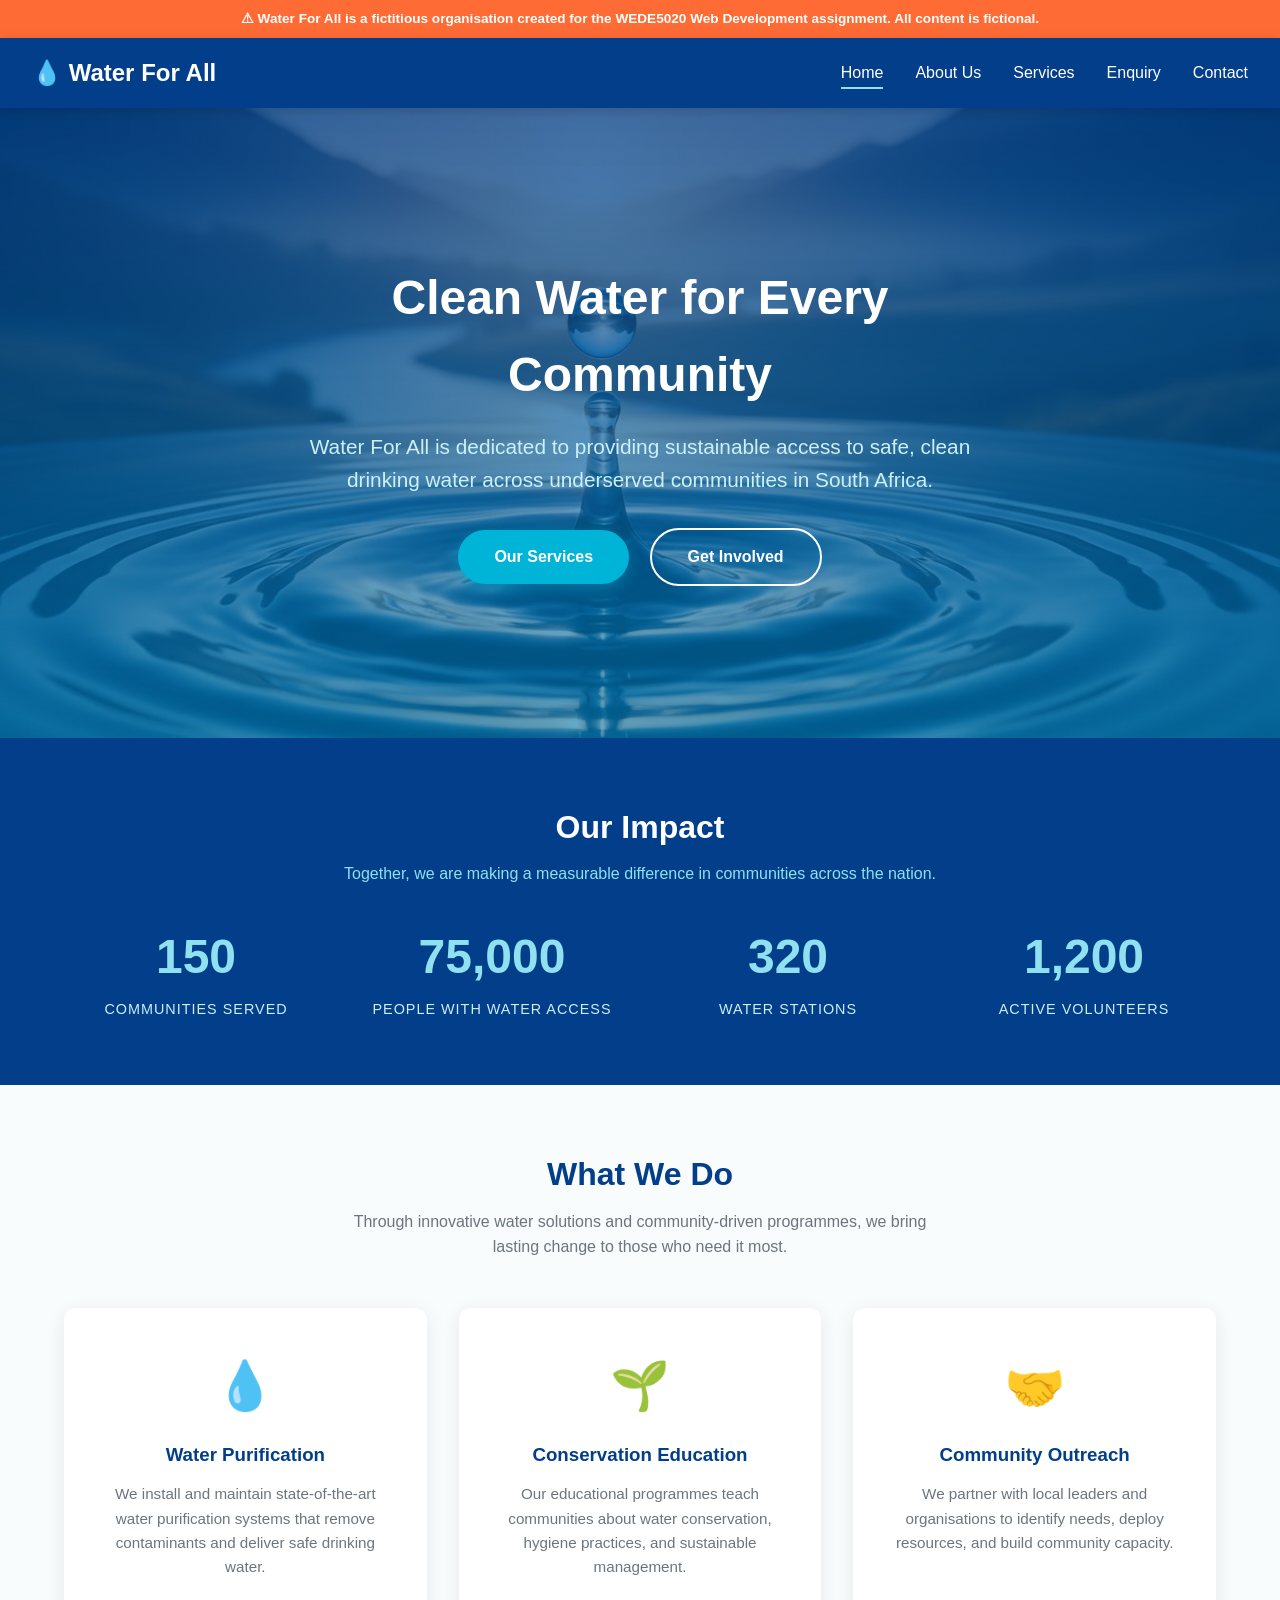
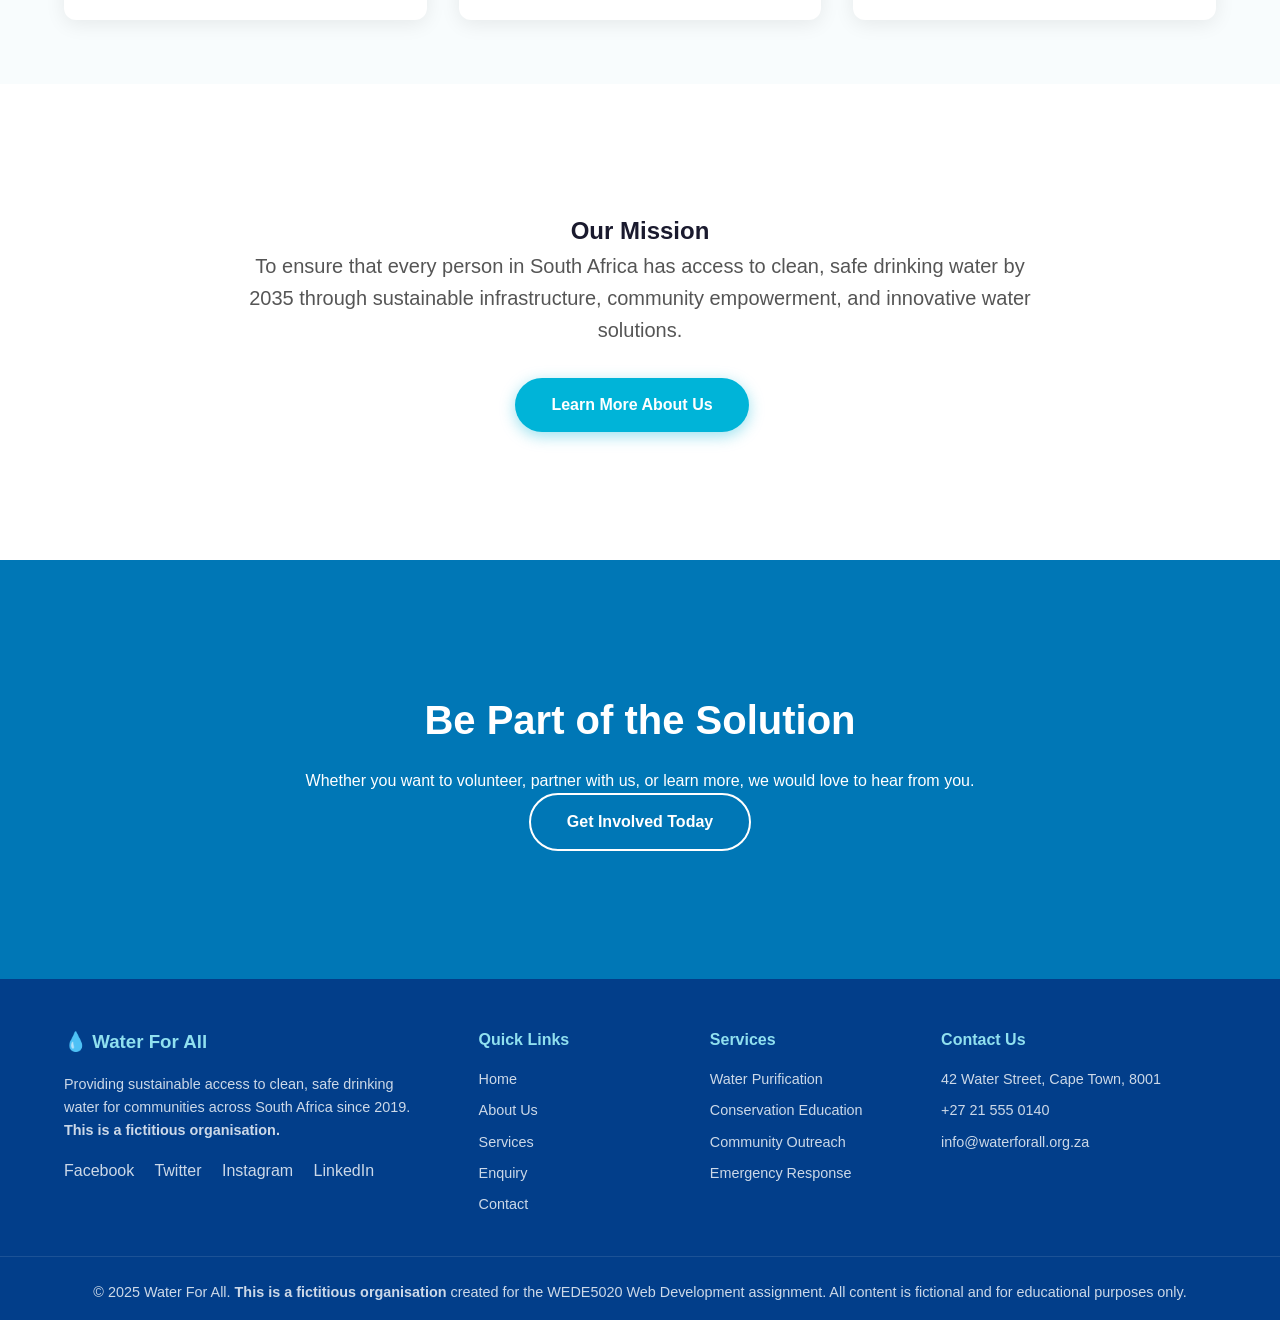
<file: index.html>
<!DOCTYPE html>
<html lang="en">
<head>
    <meta charset="UTF-8">
    <meta name="viewport" content="width=device-width, initial-scale=1.0">
    <title>Water For All | Clean Water for Every Community</title>
    <meta name="description" content="Water For All provides clean, safe drinking water to underserved communities across South Africa through water purification, conservation education, and community outreach.">
    <meta name="keywords" content="clean water, water purification, South Africa, community outreach, water conservation, non-profit">
    <meta name="author" content="Water For All">
    <meta property="og:title" content="Water For All | Clean Water for Every Community">
    <meta property="og:description" content="Providing sustainable access to clean, safe drinking water across South Africa.">
    <meta property="og:type" content="website">
    <link rel="canonical" href="https://waterforall.org.za/index.html">
    <style>
        *,*::before,*::after{margin:0;padding:0;box-sizing:border-box}
        body{font-family:'Segoe UI',Tahoma,Geneva,Verdana,sans-serif;font-size:16px;line-height:1.6;color:#1A1A2E}
        img{max-width:100%;height:auto;display:block}
        a{color:#0077B6;text-decoration:none;transition:color .3s}
        a:hover{color:#00B4D8;text-decoration:underline}

        /* Fictitious banner */
        .fictitious-banner{background:#FF6B35;color:#fff;text-align:center;padding:.5rem;font-size:.85rem;font-weight:600}
        .fictitious-banner a{color:#fff;text-decoration:underline}

        /* Header */
        header{background:#023E8A;color:#fff;padding:1rem 2rem;display:flex;justify-content:space-between;align-items:center;position:sticky;top:0;z-index:1000;box-shadow:0 2px 10px rgba(0,0,0,.15)}
        header h1{font-size:1.5rem}header h1 a{color:#fff}header h1 a:hover{text-decoration:none}
        nav ul{display:flex;list-style:none;gap:2rem}
        nav a{color:#fff;font-weight:500;padding:.5rem 0;position:relative}
        nav a::after{content:'';position:absolute;bottom:0;left:0;width:0;height:2px;background:#90E0EF;transition:width .3s}
        nav a:hover::after{width:100%}nav a:hover{color:#90E0EF;text-decoration:none}
        nav a.active::after{width:100%}
        #menu-checkbox{display:none}.menu-icon{display:none;cursor:pointer;font-size:1.5rem;color:#fff}

        /* Hero */
        .hero{position:relative;height:70vh;min-height:500px;display:flex;align-items:center;justify-content:center;text-align:center;overflow:hidden}
        .hero img{position:absolute;top:0;left:0;width:100%;height:100%;object-fit:cover;z-index:0}
        .hero-overlay{position:absolute;top:0;left:0;width:100%;height:100%;background:linear-gradient(180deg,rgba(2,62,138,.75) 0%,rgba(0,119,182,.6) 100%);z-index:1}
        .hero-text{position:relative;z-index:2;color:#fff;max-width:800px;padding:2rem;opacity:0;animation:fadeInUp 1s ease forwards}
        .hero-text h2{font-size:3rem;color:#fff;margin-bottom:1rem}
        .hero-text p{font-size:1.3rem;color:#CAF0F8;margin-bottom:2rem}
        @keyframes fadeInUp{from{opacity:0;transform:translateY(30px)}to{opacity:1;transform:translateY(0)}}

        /* Buttons */
        .btn{display:inline-block;padding:14px 36px;border-radius:50px;font-weight:600;font-size:1rem;cursor:pointer;border:none;text-decoration:none;transition:all .3s}
        .btn:hover{text-decoration:none;transform:translateY(-2px)}
        .btn-primary{background:#00B4D8;color:#fff;margin-right:1rem;box-shadow:0 4px 15px rgba(0,180,216,.4)}
        .btn-primary:hover{background:#0077B6;color:#fff}
        .btn-secondary{background:transparent;color:#fff;border:2px solid #fff}
        .btn-secondary:hover{background:#fff;color:#0077B6}

        /* Stats */
        .stats{background:#023E8A;color:#fff;padding:4rem 0;text-align:center}
        .stats h2{color:#fff;font-size:2rem;margin-bottom:.5rem}
        .stats>p{color:#90E0EF;margin-bottom:2rem}
        .stats-grid{display:grid;grid-template-columns:repeat(4,1fr);gap:2rem;max-width:1200px;margin:0 auto;width:90%}
        .stat-item{text-align:center;opacity:0;transform:translateY(20px);animation:fadeInUp .6s ease forwards}
        .stat-item:nth-child(1){animation-delay:.2s}.stat-item:nth-child(2){animation-delay:.4s}
        .stat-item:nth-child(3){animation-delay:.6s}.stat-item:nth-child(4){animation-delay:.8s}
        .stat-number{font-size:3rem;font-weight:700;color:#90E0EF;display:block}
        .stat-label{font-size:.9rem;color:#CAF0F8;text-transform:uppercase;letter-spacing:1px}

        /* Container and sections */
        .container{width:90%;max-width:1200px;margin:0 auto;padding:4rem 0}
        .section-title{text-align:center;margin-bottom:3rem}
        .section-title h2{font-size:2rem;color:#023E8A}
        .section-title p{color:#6C757D;max-width:600px;margin:.5rem auto 0}
        .features{background:#F8FCFD}
        .features-grid{display:grid;grid-template-columns:repeat(3,1fr);gap:2rem}
        .feature-card{background:#fff;border-radius:12px;padding:2.5rem 2rem;text-align:center;box-shadow:0 4px 20px rgba(0,0,0,.08);transition:transform .3s,box-shadow .3s}
        .feature-card:hover{transform:translateY(-8px);box-shadow:0 12px 30px rgba(0,0,0,.12)}
        .feature-icon{font-size:3rem;margin-bottom:1rem;display:block}
        .feature-card h3{color:#023E8A;margin-bottom:.75rem}
        .feature-card p{color:#6C757D;font-size:.95rem}

        .mission{text-align:center;padding:4rem 0}
        .mission p{font-size:1.25rem;max-width:800px;margin:0 auto 2rem;color:#555}

        .cta{background:#0077B6;color:#fff;padding:4rem 0;text-align:center}
        .cta h2{color:#fff;font-size:2.5rem;margin-bottom:1rem}
        .cta>p{color:#CAF0F8;font-size:1.2rem;margin-bottom:2rem}

        /* Footer */
        footer{background:#023E8A;color:#fff;padding:3rem 0 1rem}
        .footer-grid{display:grid;grid-template-columns:2fr 1fr 1fr 1.5fr;gap:3rem;max-width:1200px;margin:0 auto;width:90%}
        footer h3,footer h4{color:#90E0EF;margin-bottom:1rem}
        footer p,footer li{color:rgba(255,255,255,.8);font-size:.9rem}
        footer ul{list-style:none}footer li{margin-bottom:.5rem}
        footer a{color:rgba(255,255,255,.8)}footer a:hover{color:#90E0EF}
        .social-links{margin-top:1rem}.social-links a{margin-right:1rem}
        .footer-bottom{text-align:center;border-top:1px solid rgba(255,255,255,.1);padding-top:1.5rem;margin-top:2rem;color:rgba(255,255,255,.6);font-size:.85rem}

        /* Scroll to top */
        .scroll-top{position:fixed;bottom:30px;right:30px;width:50px;height:50px;border-radius:50%;background:#00B4D8;color:#fff;border:none;font-size:1.2rem;cursor:pointer;box-shadow:0 4px 15px rgba(0,0,0,.2);opacity:0;visibility:hidden;transition:all .3s;z-index:999}
        .scroll-top.visible{opacity:1;visibility:visible}
        .scroll-top:hover{background:#023E8A;transform:translateY(-3px)}

        @media(max-width:768px){
            header{flex-wrap:wrap}.menu-icon{display:block}nav{display:none;width:100%}
            nav ul{flex-direction:column;gap:0;padding:1rem 0}nav ul li{padding:.75rem 0;border-bottom:1px solid rgba(255,255,255,.1)}
            #menu-checkbox:checked~nav{display:block}
            .hero-text h2{font-size:2rem}.stats-grid,.features-grid,.footer-grid{grid-template-columns:1fr}
            .btn{display:block;margin:.5rem auto;text-align:center}.btn-primary{margin-right:auto}
        }
    </style>
</head>
<body>

<div class="fictitious-banner">&#9888; Water For All is a <strong>fictitious organisation</strong> created for the WEDE5020 Web Development assignment. All content is fictional.</div>

<header>
    <h1><a href="index.html">&#128167; Water For All</a></h1>
    <label for="menu-checkbox" class="menu-icon">&#9776;</label>
    <input type="checkbox" id="menu-checkbox">
    <nav>
        <ul>
            <li><a href="index.html" class="active">Home</a></li>
            <li><a href="about.html">About Us</a></li>
            <li><a href="services.html">Services</a></li>
            <li><a href="enquiry.html">Enquiry</a></li>
            <li><a href="contact.html">Contact</a></li>
        </ul>
    </nav>
</header>

<section class="hero">
    <img src="images/hero-home.jpg" alt="Crystal clear water drop creating ripples in a pool">
    <div class="hero-overlay"></div>
    <div class="hero-text">
        <h2>Clean Water for Every Community</h2>
        <p>Water For All is dedicated to providing sustainable access to safe, clean drinking water across underserved communities in South Africa.</p>
        <a href="services.html" class="btn btn-primary">Our Services</a>
        <a href="enquiry.html" class="btn btn-secondary">Get Involved</a>
    </div>
</section>

<section class="stats">
    <h2>Our Impact</h2>
    <p>Together, we are making a measurable difference in communities across the nation.</p>
    <div class="stats-grid">
        <div class="stat-item"><span class="stat-number">150</span><span class="stat-label">Communities Served</span></div>
        <div class="stat-item"><span class="stat-number">75,000</span><span class="stat-label">People with Water Access</span></div>
        <div class="stat-item"><span class="stat-number">320</span><span class="stat-label">Water Stations</span></div>
        <div class="stat-item"><span class="stat-number">1,200</span><span class="stat-label">Active Volunteers</span></div>
    </div>
</section>

<section class="features">
    <div class="container">
        <div class="section-title">
            <h2>What We Do</h2>
            <p>Through innovative water solutions and community-driven programmes, we bring lasting change to those who need it most.</p>
        </div>
        <div class="features-grid">
            <article class="feature-card">
                <span class="feature-icon">&#128167;</span>
                <h3>Water Purification</h3>
                <p>We install and maintain state-of-the-art water purification systems that remove contaminants and deliver safe drinking water.</p>
            </article>
            <article class="feature-card">
                <span class="feature-icon">&#127793;</span>
                <h3>Conservation Education</h3>
                <p>Our educational programmes teach communities about water conservation, hygiene practices, and sustainable management.</p>
            </article>
            <article class="feature-card">
                <span class="feature-icon">&#129309;</span>
                <h3>Community Outreach</h3>
                <p>We partner with local leaders and organisations to identify needs, deploy resources, and build community capacity.</p>
            </article>
        </div>
    </div>
</section>

<section class="mission">
    <div class="container">
        <h2>Our Mission</h2>
        <p>To ensure that every person in South Africa has access to clean, safe drinking water by 2035 through sustainable infrastructure, community empowerment, and innovative water solutions.</p>
        <a href="about.html" class="btn btn-primary">Learn More About Us</a>
    </div>
</section>

<section class="cta">
    <div class="container">
        <h2>Be Part of the Solution</h2>
        <p>Whether you want to volunteer, partner with us, or learn more, we would love to hear from you.</p>
        <a href="enquiry.html" class="btn btn-secondary">Get Involved Today</a>
    </div>
</section>

<footer>
    <div class="footer-grid">
        <div>
            <h3>&#128167; Water For All</h3>
            <p>Providing sustainable access to clean, safe drinking water for communities across South Africa since 2019. <strong>This is a fictitious organisation.</strong></p>
            <div class="social-links">
                <a href="#">Facebook</a>
                <a href="#">Twitter</a>
                <a href="#">Instagram</a>
                <a href="#">LinkedIn</a>
            </div>
        </div>
        <div>
            <h4>Quick Links</h4>
            <ul>
                <li><a href="index.html">Home</a></li>
                <li><a href="about.html">About Us</a></li>
                <li><a href="services.html">Services</a></li>
                <li><a href="enquiry.html">Enquiry</a></li>
                <li><a href="contact.html">Contact</a></li>
            </ul>
        </div>
        <div>
            <h4>Services</h4>
            <ul>
                <li><a href="services.html">Water Purification</a></li>
                <li><a href="services.html">Conservation Education</a></li>
                <li><a href="services.html">Community Outreach</a></li>
                <li><a href="services.html">Emergency Response</a></li>
            </ul>
        </div>
        <div>
            <h4>Contact Us</h4>
            <ul>
                <li>42 Water Street, Cape Town, 8001</li>
                <li>+27 21 555 0140</li>
                <li><a href="mailto:info@waterforall.org.za">info@waterforall.org.za</a></li>
            </ul>
        </div>
    </div>
    <div class="footer-bottom">
        <p>&copy; 2025 Water For All. <strong>This is a fictitious organisation</strong> created for the WEDE5020 Web Development assignment. All content is fictional and for educational purposes only.</p>
    </div>
</footer>

<button class="scroll-top" id="scrollTop" aria-label="Scroll to top">&#9650;</button>

<script>
    // Scroll-to-top button visibility
    const scrollTopBtn=document.getElementById('scrollTop');
    window.addEventListener('scroll',function(){scrollTopBtn.classList.toggle('visible',window.pageYOffset>500)});
    scrollTopBtn.addEventListener('click',function(){window.scrollTo({top:0,behavior:'smooth'})});
</script>

</body>
</html>
</file>
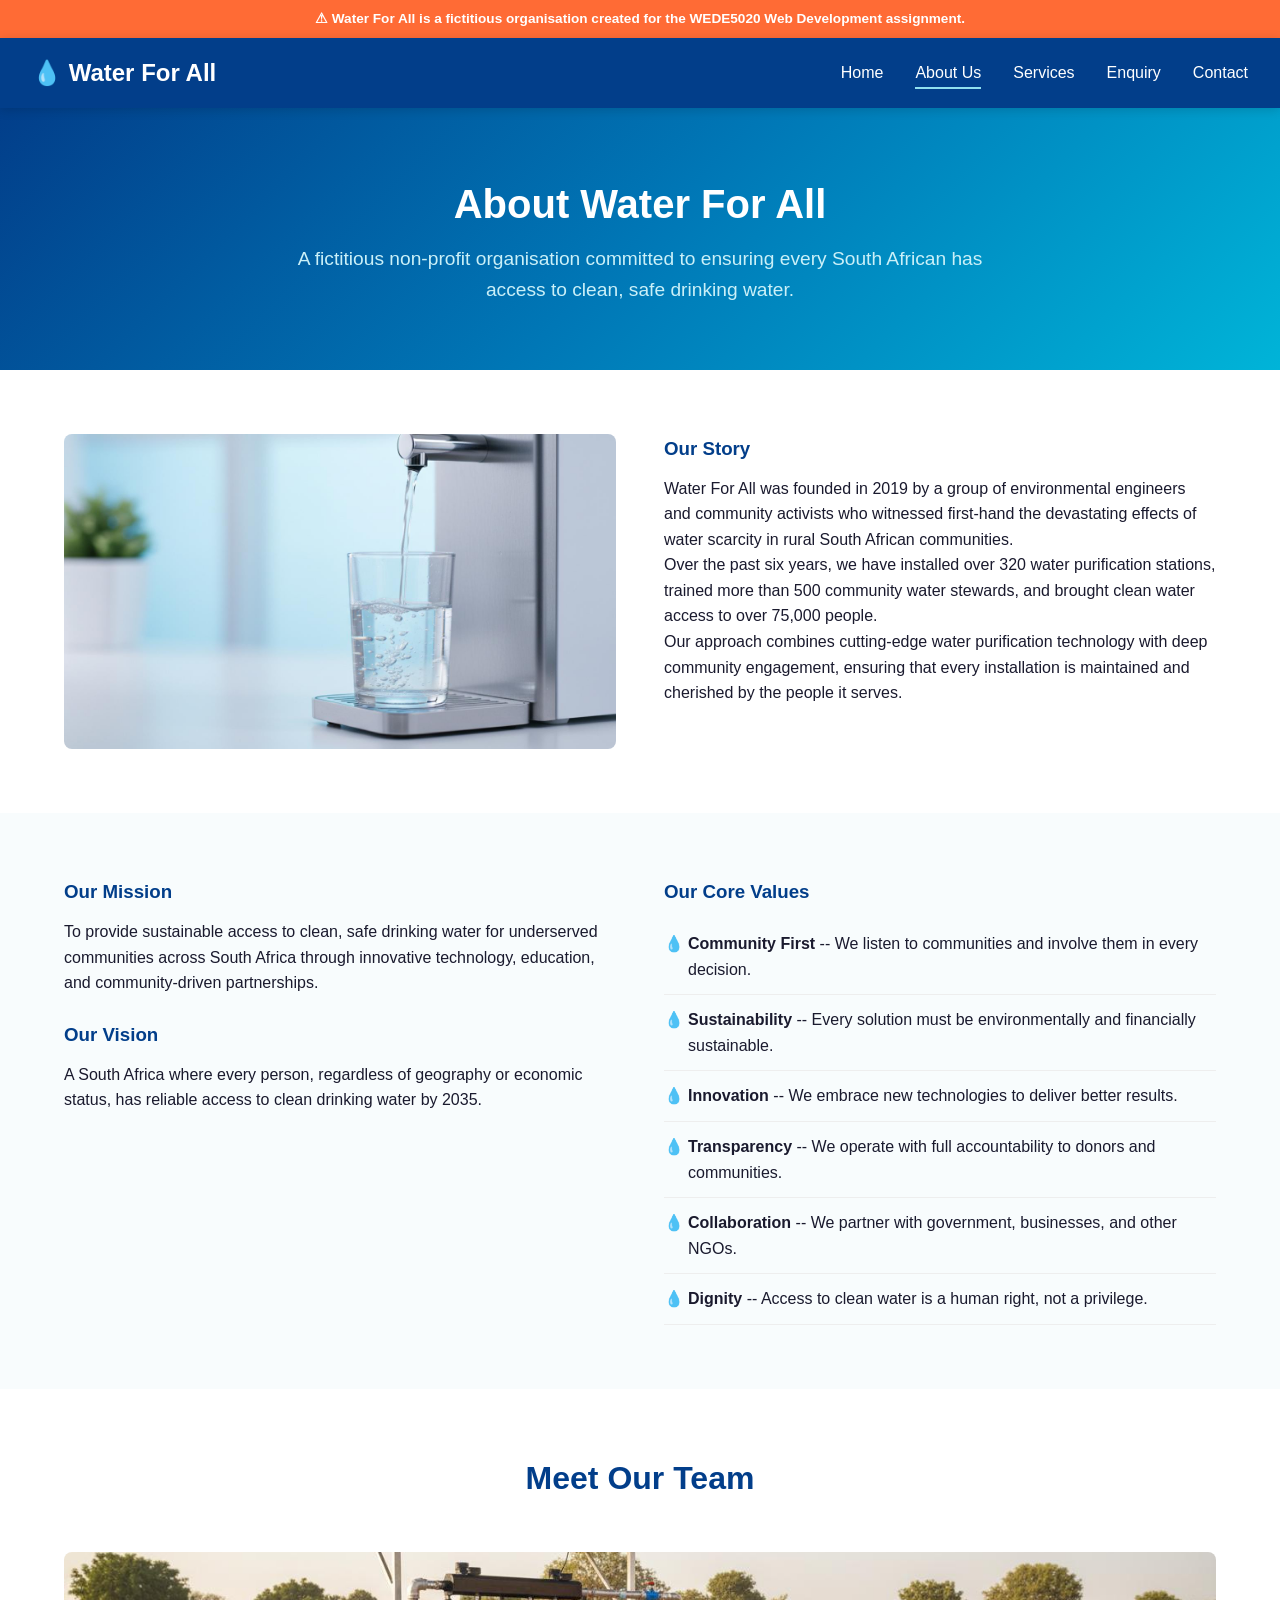
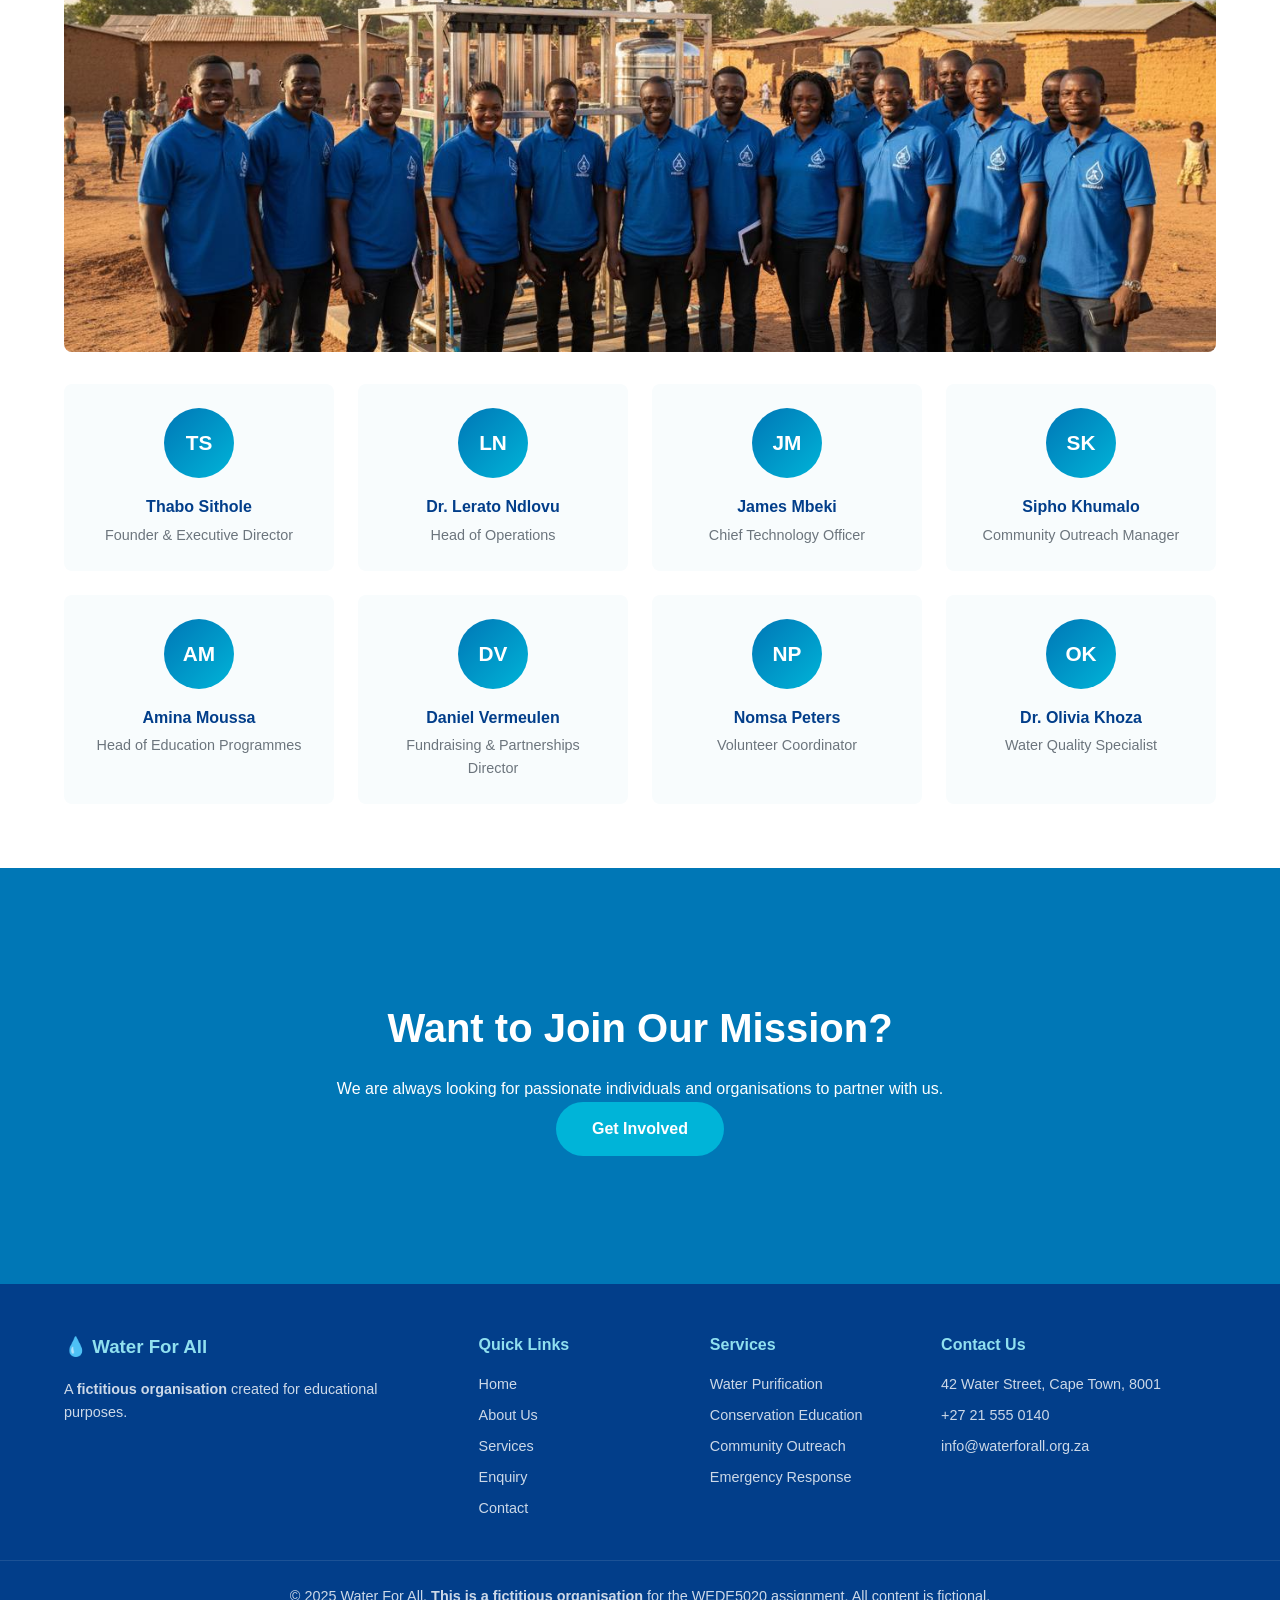
<file: about.html>
<!DOCTYPE html>
<html lang="en">
<head>
    <meta charset="UTF-8">
    <meta name="viewport" content="width=device-width, initial-scale=1.0">
    <title>About Us | Water For All - Our Mission and Team</title>
    <meta name="description" content="Learn about Water For All, a fictitious organisation dedicated to providing clean water across South Africa. Discover our mission, vision, values, and team.">
    <meta name="keywords" content="about Water For All, mission, vision, water charity South Africa, team, clean water non-profit">
    <link rel="canonical" href="https://waterforall.org.za/about.html">
    <style>
        *,*::before,*::after{margin:0;padding:0;box-sizing:border-box}
        body{font-family:'Segoe UI',Tahoma,Geneva,Verdana,sans-serif;font-size:16px;line-height:1.6;color:#1A1A2E}
        img{max-width:100%;height:auto;display:block;border-radius:8px}
        a{color:#0077B6;text-decoration:none;transition:color .3s}
        a:hover{color:#00B4D8;text-decoration:underline}
        .fictitious-banner{background:#FF6B35;color:#fff;text-align:center;padding:.5rem;font-size:.85rem;font-weight:600}
        header{background:#023E8A;color:#fff;padding:1rem 2rem;display:flex;justify-content:space-between;align-items:center;position:sticky;top:0;z-index:1000;box-shadow:0 2px 10px rgba(0,0,0,.15)}
        header h1{font-size:1.5rem}header h1 a{color:#fff}header h1 a:hover{text-decoration:none}
        nav ul{display:flex;list-style:none;gap:2rem}nav a{color:#fff;font-weight:500;padding:.5rem 0;position:relative}
        nav a::after{content:'';position:absolute;bottom:0;left:0;width:0;height:2px;background:#90E0EF;transition:width .3s}nav a:hover::after{width:100%}nav a:hover{color:#90E0EF;text-decoration:none}nav a.active::after{width:100%}
        #menu-checkbox{display:none}.menu-icon{display:none;cursor:pointer;font-size:1.5rem;color:#fff}
        .page-hero{background:linear-gradient(135deg,#023E8A,#0077B6,#00B4D8);color:#fff;padding:4rem 0;text-align:center}
        .page-hero h2{font-size:2.5rem;color:#fff}.page-hero p{color:#CAF0F8;font-size:1.2rem;max-width:700px;margin:.5rem auto 0}
        .container{width:90%;max-width:1200px;margin:0 auto;padding:4rem 0}
        .section-title{text-align:center;margin-bottom:3rem}.section-title h2{font-size:2rem;color:#023E8A}
        .two-col{display:grid;grid-template-columns:1fr 1fr;gap:3rem;align-items:start}
        .two-col h3{color:#023E8A;margin:1.5rem 0 .75rem}.two-col h3:first-child{margin-top:0}
        .values-list{list-style:none}.values-list li{padding:.75rem 0 .75rem 1.5rem;position:relative;border-bottom:1px solid #eee}
        .values-list li::before{content:'\1F4A7';position:absolute;left:0;color:#0077B6}
        .team-grid{display:grid;grid-template-columns:repeat(4,1fr);gap:1.5rem}
        .team-card{text-align:center;padding:1.5rem;background:#F8FCFD;border-radius:8px;transition:transform .3s,box-shadow .3s}
        .team-card:hover{transform:translateY(-5px);box-shadow:0 8px 20px rgba(0,0,0,.1)}
        .team-avatar{width:70px;height:70px;border-radius:50%;background:linear-gradient(135deg,#0077B6,#00B4D8);display:flex;align-items:center;justify-content:center;margin:0 auto 1rem;color:#fff;font-weight:700;font-size:1.3rem}
        .team-card h4{color:#023E8A;margin-bottom:.25rem}.team-card p{color:#6C757D;font-size:.9rem}
        .btn{display:inline-block;padding:14px 36px;border-radius:50px;font-weight:600;font-size:1rem;cursor:pointer;border:none;text-decoration:none;transition:all .3s}
        .btn:hover{text-decoration:none;transform:translateY(-2px)}
        .btn-primary{background:#00B4D8;color:#fff}.btn-primary:hover{background:#0077B6}
        .cta{background:#0077B6;color:#fff;padding:4rem 0;text-align:center}.cta h2{color:#fff;font-size:2.5rem;margin-bottom:1rem}.cta>p{color:#CAF0F8;font-size:1.2rem;margin-bottom:2rem}
        footer{background:#023E8A;color:#fff;padding:3rem 0 1rem}.footer-grid{display:grid;grid-template-columns:2fr 1fr 1fr 1.5fr;gap:3rem;max-width:1200px;margin:0 auto;width:90%}
        footer h3,footer h4{color:#90E0EF;margin-bottom:1rem}footer p,footer li{color:rgba(255,255,255,.8);font-size:.9rem}footer ul{list-style:none}footer li{margin-bottom:.5rem}footer a{color:rgba(255,255,255,.8)}footer a:hover{color:#90E0EF}
        .footer-bottom{text-align:center;border-top:1px solid rgba(255,255,255,.1);padding-top:1.5rem;margin-top:2rem;color:rgba(255,255,255,.6);font-size:.85rem}
        .scroll-top{position:fixed;bottom:30px;right:30px;width:50px;height:50px;border-radius:50%;background:#00B4D8;color:#fff;border:none;font-size:1.2rem;cursor:pointer;box-shadow:0 4px 15px rgba(0,0,0,.2);opacity:0;visibility:hidden;transition:all .3s;z-index:999}
        .scroll-top.visible{opacity:1;visibility:visible}.scroll-top:hover{background:#023E8A}
        @media(max-width:768px){header{flex-wrap:wrap}.menu-icon{display:block}nav{display:none;width:100%}nav ul{flex-direction:column;gap:0;padding:1rem 0}#menu-checkbox:checked~nav{display:block}.two-col,.team-grid,.footer-grid{grid-template-columns:1fr}.page-hero h2{font-size:2rem}}
    </style>
</head>
<body>
<div class="fictitious-banner">&#9888; Water For All is a <strong>fictitious organisation</strong> created for the WEDE5020 Web Development assignment.</div>
<header>
    <h1><a href="index.html">&#128167; Water For All</a></h1>
    <label for="menu-checkbox" class="menu-icon">&#9776;</label>
    <input type="checkbox" id="menu-checkbox">
    <nav><ul><li><a href="index.html">Home</a></li><li><a href="about.html" class="active">About Us</a></li><li><a href="services.html">Services</a></li><li><a href="enquiry.html">Enquiry</a></li><li><a href="contact.html">Contact</a></li></ul></nav>
</header>

<section class="page-hero">
    <h2>About Water For All</h2>
    <p>A fictitious non-profit organisation committed to ensuring every South African has access to clean, safe drinking water.</p>
</section>

<div class="container">
    <div class="two-col">
        <div><img src="images/about-water.jpg" alt="Clean water being poured into a glass from a filtration system"></div>
        <div>
            <h3>Our Story</h3>
            <p>Water For All was founded in 2019 by a group of environmental engineers and community activists who witnessed first-hand the devastating effects of water scarcity in rural South African communities.</p>
            <p>Over the past six years, we have installed over 320 water purification stations, trained more than 500 community water stewards, and brought clean water access to over 75,000 people.</p>
            <p>Our approach combines cutting-edge water purification technology with deep community engagement, ensuring that every installation is maintained and cherished by the people it serves.</p>
        </div>
    </div>
</div>

<div style="background:#F8FCFD">
    <div class="container">
        <div class="two-col">
            <div>
                <h3>Our Mission</h3>
                <p>To provide sustainable access to clean, safe drinking water for underserved communities across South Africa through innovative technology, education, and community-driven partnerships.</p>
                <h3>Our Vision</h3>
                <p>A South Africa where every person, regardless of geography or economic status, has reliable access to clean drinking water by 2035.</p>
            </div>
            <div>
                <h3>Our Core Values</h3>
                <ul class="values-list">
                    <li><strong>Community First</strong> -- We listen to communities and involve them in every decision.</li>
                    <li><strong>Sustainability</strong> -- Every solution must be environmentally and financially sustainable.</li>
                    <li><strong>Innovation</strong> -- We embrace new technologies to deliver better results.</li>
                    <li><strong>Transparency</strong> -- We operate with full accountability to donors and communities.</li>
                    <li><strong>Collaboration</strong> -- We partner with government, businesses, and other NGOs.</li>
                    <li><strong>Dignity</strong> -- Access to clean water is a human right, not a privilege.</li>
                </ul>
            </div>
        </div>
    </div>
</div>

<div class="container">
    <div class="section-title"><h2>Meet Our Team</h2></div>
    <p><img src="images/team.jpg" alt="Water For All team members" style="width:100%;max-height:400px;object-fit:cover;margin-bottom:2rem"></p>
    <div class="team-grid">
        <div class="team-card"><div class="team-avatar">TS</div><h4>Thabo Sithole</h4><p>Founder &amp; Executive Director</p></div>
        <div class="team-card"><div class="team-avatar">LN</div><h4>Dr. Lerato Ndlovu</h4><p>Head of Operations</p></div>
        <div class="team-card"><div class="team-avatar">JM</div><h4>James Mbeki</h4><p>Chief Technology Officer</p></div>
        <div class="team-card"><div class="team-avatar">SK</div><h4>Sipho Khumalo</h4><p>Community Outreach Manager</p></div>
        <div class="team-card"><div class="team-avatar">AM</div><h4>Amina Moussa</h4><p>Head of Education Programmes</p></div>
        <div class="team-card"><div class="team-avatar">DV</div><h4>Daniel Vermeulen</h4><p>Fundraising &amp; Partnerships Director</p></div>
        <div class="team-card"><div class="team-avatar">NP</div><h4>Nomsa Peters</h4><p>Volunteer Coordinator</p></div>
        <div class="team-card"><div class="team-avatar">OK</div><h4>Dr. Olivia Khoza</h4><p>Water Quality Specialist</p></div>
    </div>
</div>

<section class="cta"><div class="container"><h2>Want to Join Our Mission?</h2><p>We are always looking for passionate individuals and organisations to partner with us.</p><a href="enquiry.html" class="btn btn-primary">Get Involved</a></div></section>

<footer>
    <div class="footer-grid">
        <div><h3>&#128167; Water For All</h3><p>A <strong>fictitious organisation</strong> created for educational purposes.</p></div>
        <div><h4>Quick Links</h4><ul><li><a href="index.html">Home</a></li><li><a href="about.html">About Us</a></li><li><a href="services.html">Services</a></li><li><a href="enquiry.html">Enquiry</a></li><li><a href="contact.html">Contact</a></li></ul></div>
        <div><h4>Services</h4><ul><li><a href="services.html">Water Purification</a></li><li><a href="services.html">Conservation Education</a></li><li><a href="services.html">Community Outreach</a></li><li><a href="services.html">Emergency Response</a></li></ul></div>
        <div><h4>Contact Us</h4><ul><li>42 Water Street, Cape Town, 8001</li><li>+27 21 555 0140</li><li><a href="mailto:info@waterforall.org.za">info@waterforall.org.za</a></li></ul></div>
    </div>
    <div class="footer-bottom"><p>&copy; 2025 Water For All. <strong>This is a fictitious organisation</strong> for the WEDE5020 assignment. All content is fictional.</p></div>
</footer>

<button class="scroll-top" id="scrollTop" aria-label="Scroll to top">&#9650;</button>
<script>
    const scrollTopBtn=document.getElementById('scrollTop');
    window.addEventListener('scroll',function(){scrollTopBtn.classList.toggle('visible',window.pageYOffset>500)});
    scrollTopBtn.addEventListener('click',function(){window.scrollTo({top:0,behavior:'smooth'})});
</script>
</body>
</html>
</file>
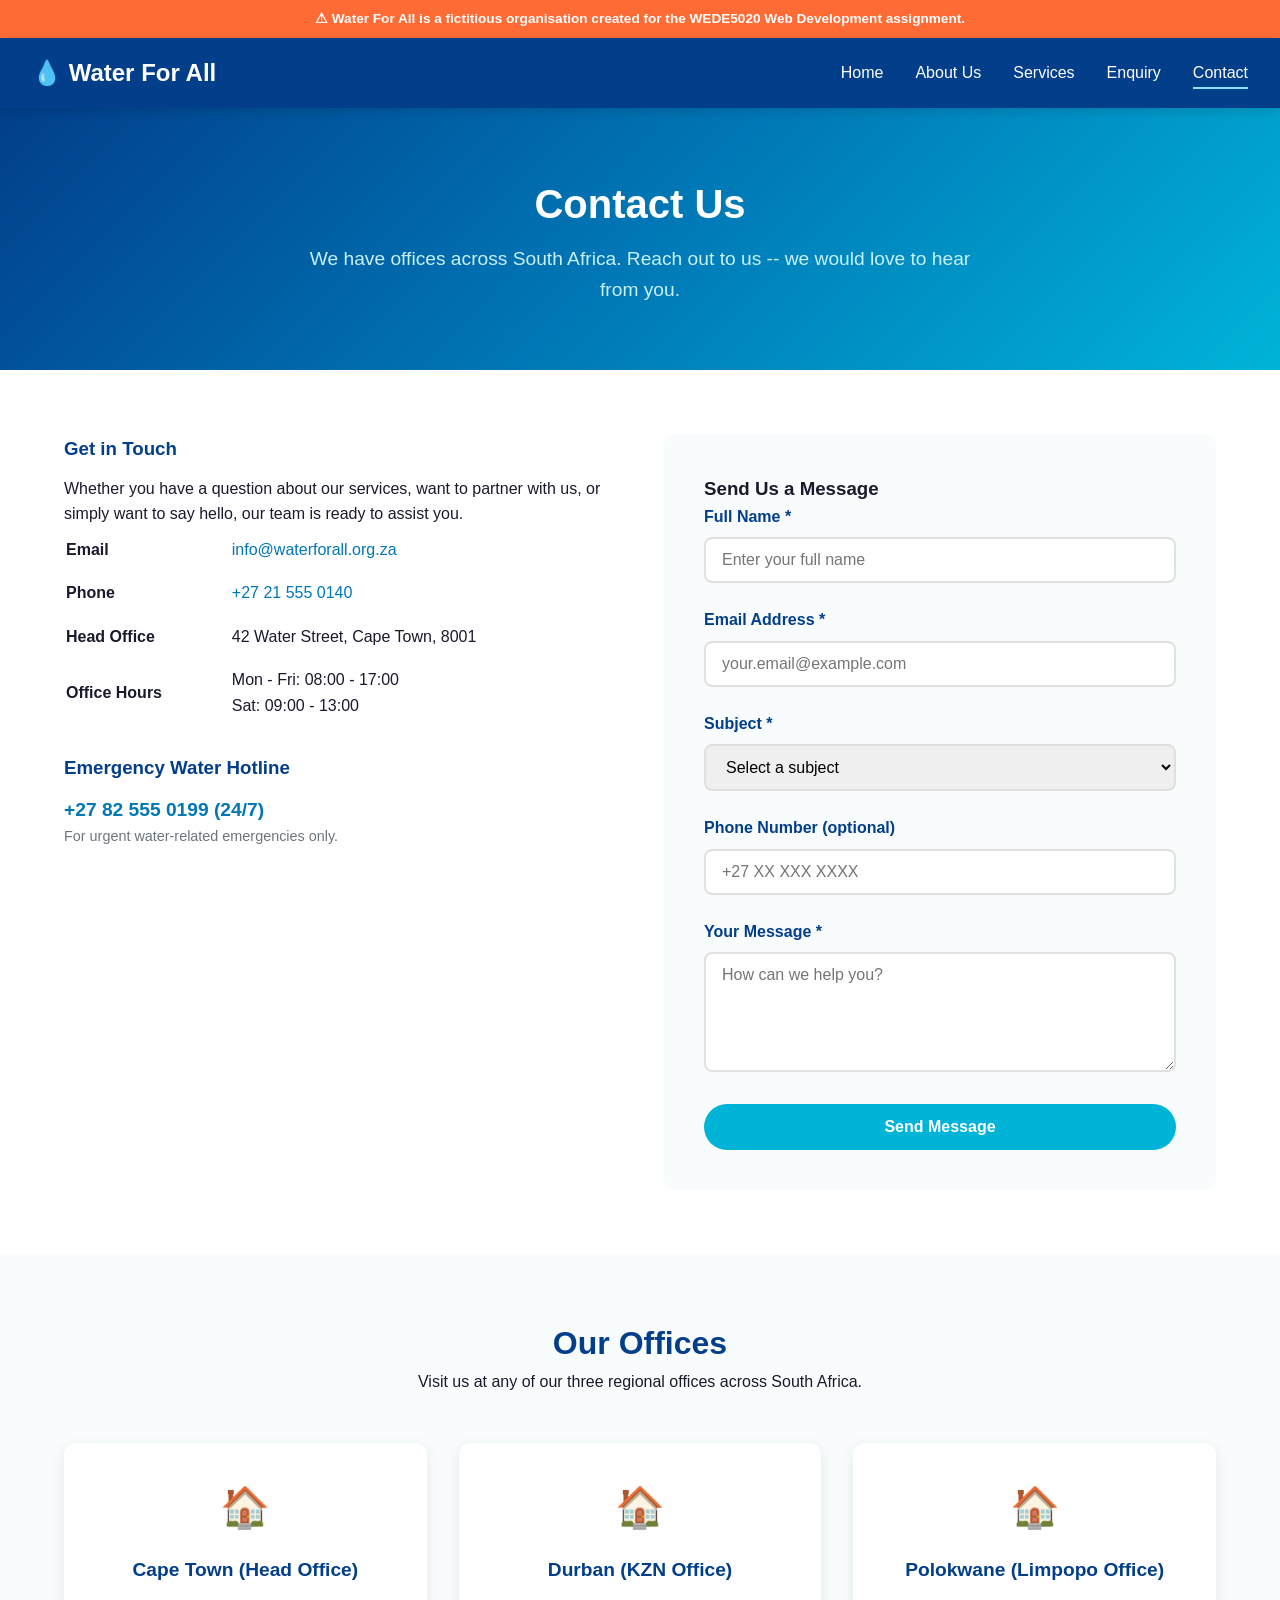
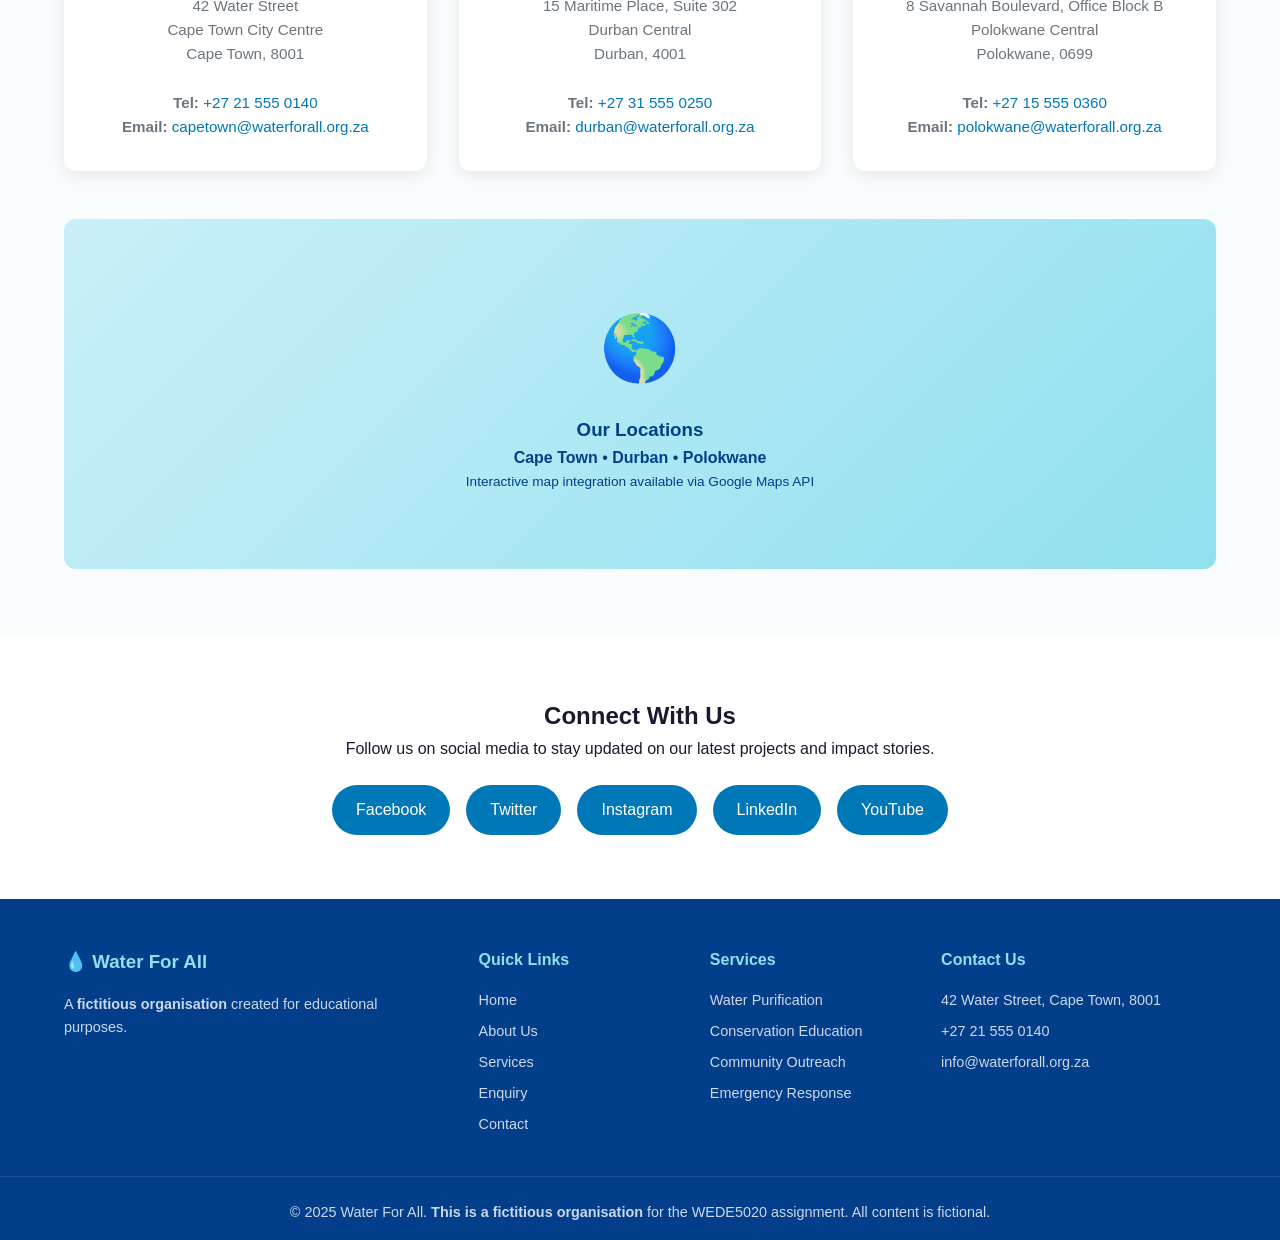
<file: contact.html>
<!DOCTYPE html>
<html lang="en">
<head>
    <meta charset="UTF-8">
    <meta name="viewport" content="width=device-width, initial-scale=1.0">
    <title>Contact Us | Water For All - Cape Town, Durban, Polokwane</title>
    <meta name="description" content="Contact Water For All at our offices in Cape Town, Durban, or Polokwane. Send us a message, call our hotline, or find us on social media.">
    <meta name="keywords" content="contact Water For All, Cape Town office, Durban office, Polokwane office, water charity contact">
    <link rel="canonical" href="https://waterforall.org.za/contact.html">
    <style>
        *,*::before,*::after{margin:0;padding:0;box-sizing:border-box}
        body{font-family:'Segoe UI',Tahoma,Geneva,Verdana,sans-serif;font-size:16px;line-height:1.6;color:#1A1A2E}
        a{color:#0077B6;text-decoration:none;transition:color .3s}a:hover{color:#00B4D8;text-decoration:underline}
        .fictitious-banner{background:#FF6B35;color:#fff;text-align:center;padding:.5rem;font-size:.85rem;font-weight:600}
        header{background:#023E8A;color:#fff;padding:1rem 2rem;display:flex;justify-content:space-between;align-items:center;position:sticky;top:0;z-index:1000;box-shadow:0 2px 10px rgba(0,0,0,.15)}
        header h1{font-size:1.5rem}header h1 a{color:#fff}header h1 a:hover{text-decoration:none}
        nav ul{display:flex;list-style:none;gap:2rem}nav a{color:#fff;font-weight:500;padding:.5rem 0;position:relative}
        nav a::after{content:'';position:absolute;bottom:0;left:0;width:0;height:2px;background:#90E0EF;transition:width .3s}nav a:hover::after{width:100%}nav a:hover{color:#90E0EF;text-decoration:none}nav a.active::after{width:100%}
        #menu-checkbox{display:none}.menu-icon{display:none;cursor:pointer;font-size:1.5rem;color:#fff}
        .page-hero{background:linear-gradient(135deg,#023E8A,#0077B6,#00B4D8);color:#fff;padding:4rem 0;text-align:center}
        .page-hero h2{font-size:2.5rem;color:#fff}.page-hero p{color:#CAF0F8;font-size:1.2rem;max-width:700px;margin:.5rem auto 0}
        .container{width:90%;max-width:1200px;margin:0 auto;padding:4rem 0}
        .section-title{text-align:center;margin-bottom:3rem}.section-title h2{font-size:2rem;color:#023E8A}
        .two-col{display:grid;grid-template-columns:1fr 1fr;gap:3rem;align-items:start}
        .contact-info h3{color:#023E8A;margin:1.5rem 0 .75rem}.contact-info h3:first-child{margin-top:0}
        .contact-table{width:100%;margin-bottom:1rem}.contact-table td{padding:.5rem 0}.contact-table td:first-child{font-weight:600;width:30%}
        .emergency{color:#0077B6;font-size:1.2rem;font-weight:600}

        /* Form */
        .form-wrap{background:#F8FCFD;padding:2.5rem;border-radius:12px}
        .form-group{margin-bottom:1.5rem}
        .form-group label{display:block;margin-bottom:.5rem;font-weight:600;color:#023E8A}
        .form-group input,.form-group textarea,.form-group select{width:100%;padding:12px 16px;border:2px solid #E0E0E0;border-radius:8px;font-size:1rem;font-family:inherit;transition:border-color .3s}
        .form-group input:focus,.form-group textarea:focus,.form-group select:focus{outline:none;border-color:#0077B6}
        .form-group textarea{resize:vertical;min-height:120px}
        .form-group.has-error input,.form-group.has-error textarea,.form-group.has-error select{border-color:#DC3545}
        .error-message{color:#DC3545;font-size:.85rem;margin-top:.25rem;display:none}
        .form-group.has-error .error-message{display:block}
        .success-message{background:#d4edda;color:#155724;padding:1rem;border-radius:8px;margin-bottom:1.5rem;border:1px solid #c3e6cb;display:none}
        .success-message.visible{display:block}

        .locations{background:#F8FCFD;max-width:100%}.locations-inner{width:90%;max-width:1200px;margin:0 auto;padding:4rem 0}
        .locations-grid{display:grid;grid-template-columns:repeat(3,1fr);gap:2rem}
        .location-card{background:#fff;padding:2rem;border-radius:12px;box-shadow:0 4px 15px rgba(0,0,0,.08);text-align:center;transition:transform .3s}
        .location-card:hover{transform:translateY(-5px);box-shadow:0 10px 25px rgba(0,0,0,.12)}
        .location-icon{font-size:2.5rem;margin-bottom:1rem;display:block}
        .location-card h3{color:#023E8A;margin-bottom:.5rem;font-size:1.2rem}
        .location-card address{font-style:normal;color:#6C757D;font-size:.95rem}
        .map{width:100%;height:350px;background:linear-gradient(135deg,#CAF0F8,#90E0EF);border-radius:12px;display:flex;align-items:center;justify-content:center;margin-top:3rem;text-align:center}
        .map-placeholder{color:#023E8A}.map-placeholder span{font-size:4rem;display:block;margin-bottom:1rem}

        .social-section{text-align:center;padding:4rem 0}
        .social-links{display:flex;gap:1rem;justify-content:center;margin-top:1.5rem}
        .social-links a{display:inline-block;padding:12px 24px;background:#0077B6;color:#fff;border-radius:50px;font-weight:500;transition:all .3s;text-decoration:none}
        .social-links a:hover{background:#023E8A;color:#fff;transform:translateY(-2px);text-decoration:none}

        .btn{display:inline-block;padding:14px 36px;border-radius:50px;font-weight:600;font-size:1rem;cursor:pointer;border:none;text-decoration:none;transition:all .3s}
        .btn:hover{text-decoration:none;transform:translateY(-2px)}
        .btn-primary{background:#00B4D8;color:#fff;width:100%}.btn-primary:hover{background:#0077B6}
        .btn-secondary{background:transparent;color:#fff;border:2px solid #fff}.btn-secondary:hover{background:#fff;color:#0077B6}

        .cta{background:#0077B6;color:#fff;padding:4rem 0;text-align:center}.cta h2{color:#fff;font-size:2.5rem;margin-bottom:1rem}.cta>p{color:#CAF0F8;font-size:1.2rem;margin-bottom:2rem}
        footer{background:#023E8A;color:#fff;padding:3rem 0 1rem}.footer-grid{display:grid;grid-template-columns:2fr 1fr 1fr 1.5fr;gap:3rem;max-width:1200px;margin:0 auto;width:90%}
        footer h3,footer h4{color:#90E0EF;margin-bottom:1rem}footer p,footer li{color:rgba(255,255,255,.8);font-size:.9rem}footer ul{list-style:none}footer li{margin-bottom:.5rem}footer a{color:rgba(255,255,255,.8)}footer a:hover{color:#90E0EF}
        .footer-bottom{text-align:center;border-top:1px solid rgba(255,255,255,.1);padding-top:1.5rem;margin-top:2rem;color:rgba(255,255,255,.6);font-size:.85rem}
        .scroll-top{position:fixed;bottom:30px;right:30px;width:50px;height:50px;border-radius:50%;background:#00B4D8;color:#fff;border:none;font-size:1.2rem;cursor:pointer;box-shadow:0 4px 15px rgba(0,0,0,.2);opacity:0;visibility:hidden;transition:all .3s;z-index:999}.scroll-top.visible{opacity:1;visibility:visible}.scroll-top:hover{background:#023E8A}
        @media(max-width:768px){header{flex-wrap:wrap}.menu-icon{display:block}nav{display:none;width:100%}nav ul{flex-direction:column;gap:0;padding:1rem 0}#menu-checkbox:checked~nav{display:block}.two-col,.locations-grid,.footer-grid{grid-template-columns:1fr}.page-hero h2{font-size:2rem}}
    </style>
</head>
<body>
<div class="fictitious-banner">&#9888; Water For All is a <strong>fictitious organisation</strong> created for the WEDE5020 Web Development assignment.</div>
<header>
    <h1><a href="index.html">&#128167; Water For All</a></h1>
    <label for="menu-checkbox" class="menu-icon">&#9776;</label>
    <input type="checkbox" id="menu-checkbox">
    <nav><ul><li><a href="index.html">Home</a></li><li><a href="about.html">About Us</a></li><li><a href="services.html">Services</a></li><li><a href="enquiry.html">Enquiry</a></li><li><a href="contact.html" class="active">Contact</a></li></ul></nav>
</header>

<section class="page-hero">
    <h2>Contact Us</h2>
    <p>We have offices across South Africa. Reach out to us -- we would love to hear from you.</p>
</section>

<div class="container">
    <div class="two-col">
        <div class="contact-info">
            <h3>Get in Touch</h3>
            <p>Whether you have a question about our services, want to partner with us, or simply want to say hello, our team is ready to assist you.</p>
            <table class="contact-table">
                <tr><td>Email</td><td><a href="mailto:info@waterforall.org.za">info@waterforall.org.za</a></td></tr>
                <tr><td>Phone</td><td><a href="tel:+27215550140">+27 21 555 0140</a></td></tr>
                <tr><td>Head Office</td><td>42 Water Street, Cape Town, 8001</td></tr>
                <tr><td>Office Hours</td><td>Mon - Fri: 08:00 - 17:00<br>Sat: 09:00 - 13:00</td></tr>
            </table>
            <h3>Emergency Water Hotline</h3>
            <p class="emergency">+27 82 555 0199 (24/7)</p>
            <p style="font-size:.9rem;color:#6C757D">For urgent water-related emergencies only.</p>
        </div>
        <div class="form-wrap">
            <h3>Send Us a Message</h3>
            <div class="success-message" id="successMsg"><strong>Thank you!</strong> Your message has been sent. We will respond within 24 hours.</div>
            <form id="contactForm" action="#" method="POST" novalidate>
                <div class="form-group" id="grp-contactName">
                    <label for="contactName">Full Name *</label>
                    <input type="text" id="contactName" name="contactName" placeholder="Enter your full name">
                    <span class="error-message">Please enter your full name (at least 2 characters).</span>
                </div>
                <div class="form-group" id="grp-contactEmail">
                    <label for="contactEmail">Email Address *</label>
                    <input type="email" id="contactEmail" name="contactEmail" placeholder="your.email@example.com">
                    <span class="error-message">Please enter a valid email address.</span>
                </div>
                <div class="form-group" id="grp-subject">
                    <label for="subject">Subject *</label>
                    <select id="subject" name="subject">
                        <option value="" disabled selected>Select a subject</option>
                        <option value="general">General Enquiry</option>
                        <option value="services">Services Information</option>
                        <option value="partnership">Partnership Opportunity</option>
                        <option value="donation">Donation Query</option>
                        <option value="media">Media &amp; Press</option>
                        <option value="complaint">Complaint or Feedback</option>
                        <option value="other">Other</option>
                    </select>
                    <span class="error-message">Please select a subject.</span>
                </div>
                <div class="form-group">
                    <label for="contactPhone">Phone Number (optional)</label>
                    <input type="tel" id="contactPhone" name="contactPhone" placeholder="+27 XX XXX XXXX">
                </div>
                <div class="form-group" id="grp-contactMessage">
                    <label for="contactMessage">Your Message *</label>
                    <textarea id="contactMessage" name="contactMessage" rows="5" placeholder="How can we help you?"></textarea>
                    <span class="error-message">Please enter a message (at least 10 characters).</span>
                </div>
                <button type="submit" class="btn btn-primary">Send Message</button>
            </form>
        </div>
    </div>
</div>

<section class="locations">
    <div class="locations-inner">
        <div class="section-title"><h2>Our Offices</h2><p>Visit us at any of our three regional offices across South Africa.</p></div>
        <div class="locations-grid">
            <article class="location-card">
                <span class="location-icon">&#127968;</span>
                <h3>Cape Town (Head Office)</h3>
                <address>42 Water Street<br>Cape Town City Centre<br>Cape Town, 8001<br><br><strong>Tel:</strong> <a href="tel:+27215550140">+27 21 555 0140</a><br><strong>Email:</strong> <a href="mailto:capetown@waterforall.org.za">capetown@waterforall.org.za</a></address>
            </article>
            <article class="location-card">
                <span class="location-icon">&#127968;</span>
                <h3>Durban (KZN Office)</h3>
                <address>15 Maritime Place, Suite 302<br>Durban Central<br>Durban, 4001<br><br><strong>Tel:</strong> <a href="tel:+27315550250">+27 31 555 0250</a><br><strong>Email:</strong> <a href="mailto:durban@waterforall.org.za">durban@waterforall.org.za</a></address>
            </article>
            <article class="location-card">
                <span class="location-icon">&#127968;</span>
                <h3>Polokwane (Limpopo Office)</h3>
                <address>8 Savannah Boulevard, Office Block B<br>Polokwane Central<br>Polokwane, 0699<br><br><strong>Tel:</strong> <a href="tel:+27155550360">+27 15 555 0360</a><br><strong>Email:</strong> <a href="mailto:polokwane@waterforall.org.za">polokwane@waterforall.org.za</a></address>
            </article>
        </div>
        <div class="map">
            <div class="map-placeholder">
                <span>&#127758;</span>
                <h3>Our Locations</h3>
                <p><strong>Cape Town</strong> &bull; <strong>Durban</strong> &bull; <strong>Polokwane</strong></p>
                <p style="font-size:.85rem">Interactive map integration available via Google Maps API</p>
            </div>
        </div>
    </div>
</section>

<section class="social-section">
    <div class="container" style="padding:0">
        <h2>Connect With Us</h2>
        <p>Follow us on social media to stay updated on our latest projects and impact stories.</p>
        <div class="social-links">
            <a href="#">Facebook</a>
            <a href="#">Twitter</a>
            <a href="#">Instagram</a>
            <a href="#">LinkedIn</a>
            <a href="#">YouTube</a>
        </div>
    </div>
</section>

<footer>
    <div class="footer-grid">
        <div><h3>&#128167; Water For All</h3><p>A <strong>fictitious organisation</strong> created for educational purposes.</p></div>
        <div><h4>Quick Links</h4><ul><li><a href="index.html">Home</a></li><li><a href="about.html">About Us</a></li><li><a href="services.html">Services</a></li><li><a href="enquiry.html">Enquiry</a></li><li><a href="contact.html">Contact</a></li></ul></div>
        <div><h4>Services</h4><ul><li><a href="services.html">Water Purification</a></li><li><a href="services.html">Conservation Education</a></li><li><a href="services.html">Community Outreach</a></li><li><a href="services.html">Emergency Response</a></li></ul></div>
        <div><h4>Contact Us</h4><ul><li>42 Water Street, Cape Town, 8001</li><li>+27 21 555 0140</li><li><a href="mailto:info@waterforall.org.za">info@waterforall.org.za</a></li></ul></div>
    </div>
    <div class="footer-bottom"><p>&copy; 2025 Water For All. <strong>This is a fictitious organisation</strong> for the WEDE5020 assignment. All content is fictional.</p></div>
</footer>

<button class="scroll-top" id="scrollTop" aria-label="Scroll to top">&#9650;</button>

<script>
// ===== FORM VALIDATION =====
(function(){
    var form=document.getElementById('contactForm');
    var successMsg=document.getElementById('successMsg');
    function showError(fieldId,show){document.getElementById('grp-'+fieldId).classList.toggle('has-error',show)}
    function validateEmail(email){return /^[^\s@]+@[^\s@]+\.[^\s@]+$/.test(email)}

    form.addEventListener('submit',function(e){
        e.preventDefault();var valid=true;
        var name=document.getElementById('contactName').value.trim();
        var email=document.getElementById('contactEmail').value.trim();
        var subject=document.getElementById('subject').value;
        var message=document.getElementById('contactMessage').value.trim();

        if(name.length<2){showError('contactName',true);valid=false}else{showError('contactName',false)}
        if(!validateEmail(email)){showError('contactEmail',true);valid=false}else{showError('contactEmail',false)}
        if(!subject){showError('subject',true);valid=false}else{showError('subject',false)}
        if(message.length<10){showError('contactMessage',true);valid=false}else{showError('contactMessage',false)}

        if(valid){successMsg.classList.add('visible');form.reset();setTimeout(function(){successMsg.classList.remove('visible')},5000)}
    });

    ['contactName','contactEmail','subject','contactMessage'].forEach(function(id){
        document.getElementById(id).addEventListener('input',function(){showError(id,false)});
    });
})();

// ===== SCROLL TO TOP =====
var scrollTopBtn=document.getElementById('scrollTop');
window.addEventListener('scroll',function(){scrollTopBtn.classList.toggle('visible',window.pageYOffset>500)});
scrollTopBtn.addEventListener('click',function(){window.scrollTo({top:0,behavior:'smooth'})});
</script>

</body>
</html>
</file>
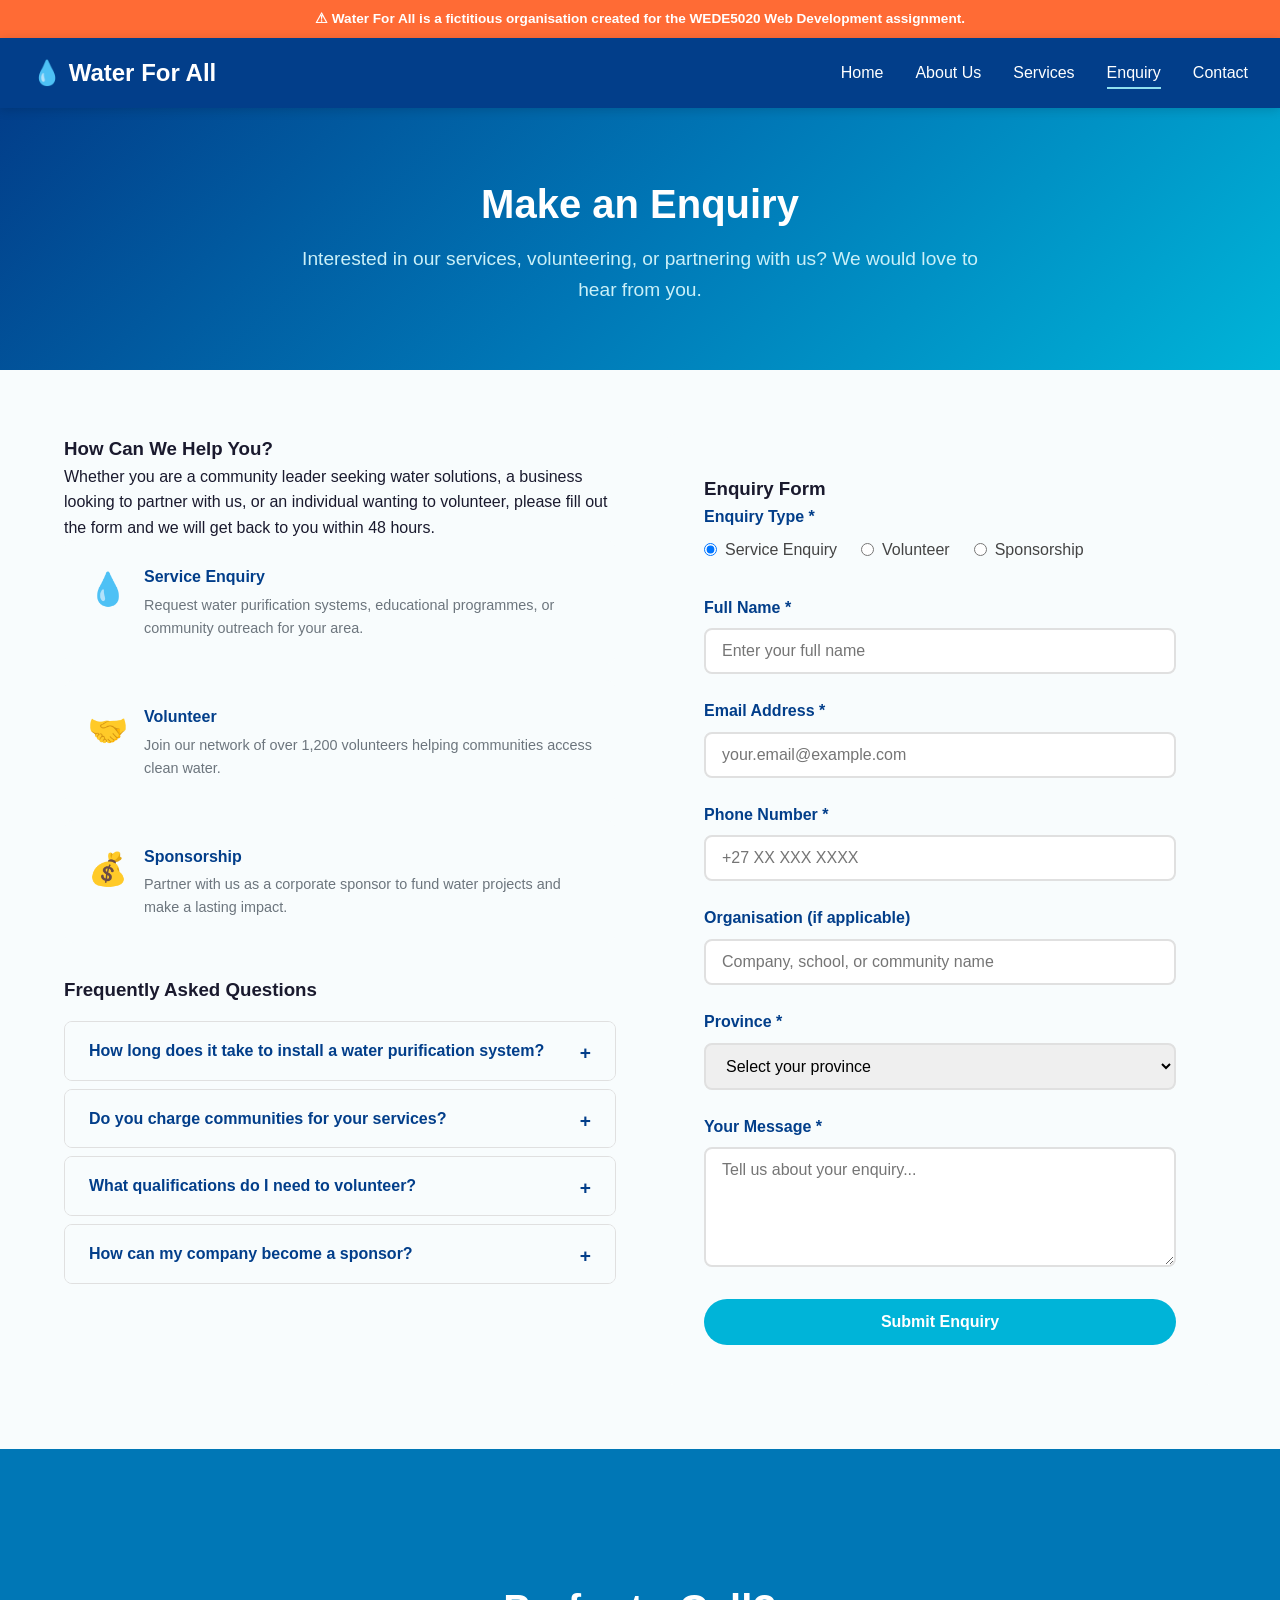
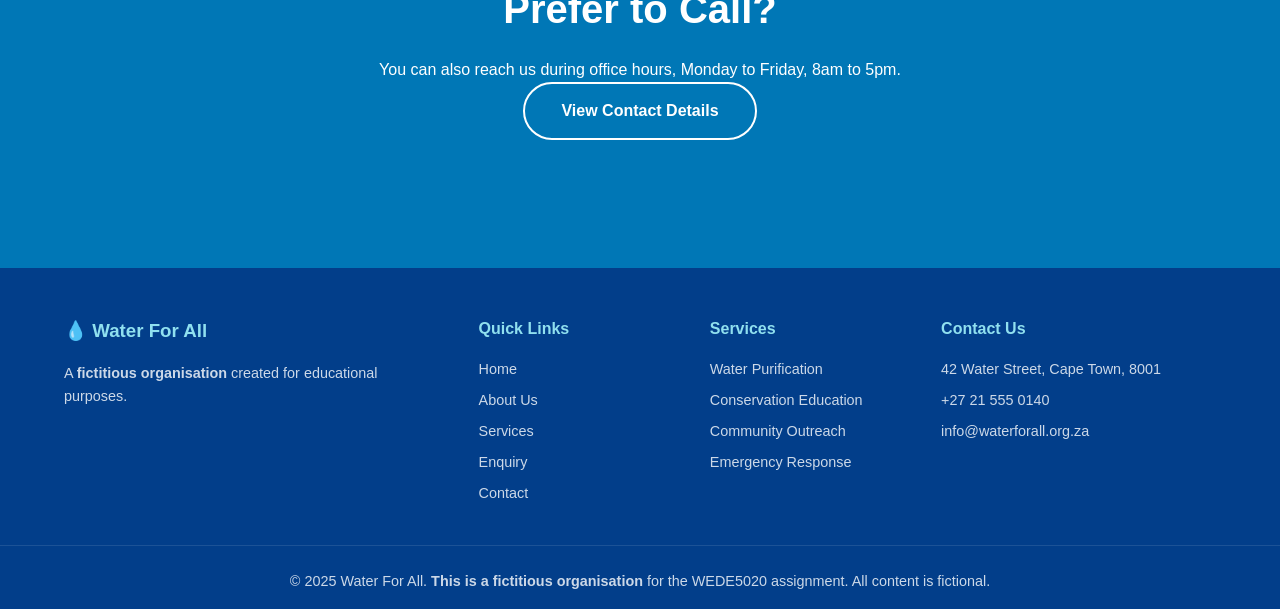
<file: enquiry.html>
<!DOCTYPE html>
<html lang="en">
<head>
    <meta charset="UTF-8">
    <meta name="viewport" content="width=device-width, initial-scale=1.0">
    <title>Enquiry | Water For All - Services, Volunteering, Sponsorship</title>
    <meta name="description" content="Enquire about Water For All's services, volunteering opportunities, or corporate sponsorships. Fill out our enquiry form and we will respond within 48 hours.">
    <meta name="keywords" content="enquiry, volunteer, sponsorship, water services South Africa, get involved">
    <link rel="canonical" href="https://waterforall.org.za/enquiry.html">
    <style>
        *,*::before,*::after{margin:0;padding:0;box-sizing:border-box}
        body{font-family:'Segoe UI',Tahoma,Geneva,Verdana,sans-serif;font-size:16px;line-height:1.6;color:#1A1A2E}
        a{color:#0077B6;text-decoration:none;transition:color .3s}a:hover{color:#00B4D8;text-decoration:underline}
        .fictitious-banner{background:#FF6B35;color:#fff;text-align:center;padding:.5rem;font-size:.85rem;font-weight:600}
        header{background:#023E8A;color:#fff;padding:1rem 2rem;display:flex;justify-content:space-between;align-items:center;position:sticky;top:0;z-index:1000;box-shadow:0 2px 10px rgba(0,0,0,.15)}
        header h1{font-size:1.5rem}header h1 a{color:#fff}header h1 a:hover{text-decoration:none}
        nav ul{display:flex;list-style:none;gap:2rem}nav a{color:#fff;font-weight:500;padding:.5rem 0;position:relative}
        nav a::after{content:'';position:absolute;bottom:0;left:0;width:0;height:2px;background:#90E0EF;transition:width .3s}nav a:hover::after{width:100%}nav a:hover{color:#90E0EF;text-decoration:none}nav a.active::after{width:100%}
        #menu-checkbox{display:none}.menu-icon{display:none;cursor:pointer;font-size:1.5rem;color:#fff}
        .page-hero{background:linear-gradient(135deg,#023E8A,#0077B6,#00B4D8);color:#fff;padding:4rem 0;text-align:center}
        .page-hero h2{font-size:2.5rem;color:#fff}.page-hero p{color:#CAF0F8;font-size:1.2rem;max-width:700px;margin:.5rem auto 0}
        .container{width:90%;max-width:1200px;margin:0 auto;padding:4rem 0}
        .two-col{display:grid;grid-template-columns:1fr 1fr;gap:3rem;align-items:start}

        .enquiry-type{display:flex;gap:1rem;padding:1.5rem;background:#F8FCFD;border-radius:10px;margin-bottom:1rem;border-left:4px solid #0077B8B;transition:transform .2s}
        .enquiry-type:hover{transform:translateX(5px)}
        .enquiry-icon{font-size:2rem;flex-shrink:0}
        .enquiry-type h4{color:#023E8A;margin-bottom:.25rem}.enquiry-type p{color:#6C757D;font-size:.9rem}

        /* Accordion FAQ - CSS only */
        .accordion{margin-top:1rem}
        .accordion-item{border:1px solid #E0E0E0;border-radius:8px;margin-bottom:.5rem;overflow:hidden}
        .accordion-header{display:block;padding:1rem 1.5rem;background:#F8FCFD;cursor:pointer;font-weight:600;color:#023E8A;position:relative;transition:background .2s}
        .accordion-header:hover{background:#E8F4F8}
        .accordion-header::after{content:'+';position:absolute;right:1.5rem;font-size:1.2rem;transition:transform .2s}
        .accordion-input{display:none}
        .accordion-input:checked~.accordion-header::after{content:'\2212'}
        .accordion-input:checked~.accordion-body{max-height:300px;padding:1rem 1.5rem}
        .accordion-body{max-height:0;overflow:hidden;transition:max-height .3s ease,padding .3s ease;padding:0 1.5rem;background:#fff}
        .accordion-body p{color:#555;font-size:.95rem}

        /* Form */
        .form-wrap{background:#F8FCFD;padding:2.5rem;border-radius:12px}
        .form-group{margin-bottom:1.5rem}
        .form-group label{display:block;margin-bottom:.5rem;font-weight:600;color:#023E8A}
        .form-group input,.form-group textarea,.form-group select{width:100%;padding:12px 16px;border:2px solid #E0E0E0;border-radius:8px;font-size:1rem;font-family:inherit;transition:border-color .3s}
        .form-group input:focus,.form-group textarea:focus,.form-group select:focus{outline:none;border-color:#0077B6}
        .form-group textarea{resize:vertical;min-height:120px}
        .form-group.has-error input,.form-group.has-error textarea,.form-group.has-error select{border-color:#DC3545}
        .error-message{color:#DC3545;font-size:.85rem;margin-top:.25rem;display:none}
        .form-group.has-error .error-message{display:block}
        .radio-group{display:flex;gap:1.5rem;flex-wrap:wrap}
        .radio-group label{display:flex;align-items:center;gap:.5rem;font-weight:400;color:#444;cursor:pointer}
        .radio-group input{width:auto}
        .success-message{background:#d4edda;color:#155724;padding:1rem;border-radius:8px;margin-bottom:1.5rem;border:1px solid #c3e6cb;display:none}
        .success-message.visible{display:block}

        .btn{display:inline-block;padding:14px 36px;border-radius:50px;font-weight:600;font-size:1rem;cursor:pointer;border:none;text-decoration:none;transition:all .3s}
        .btn:hover{text-decoration:none;transform:translateY(-2px)}
        .btn-primary{background:#00B4D8;color:#fff}.btn-primary:hover{background:#0077B6}
        .btn-secondary{background:transparent;color:#fff;border:2px solid #fff}.btn-secondary:hover{background:#fff;color:#0077B6}

        .cta{background:#0077B6;color:#fff;padding:4rem 0;text-align:center}.cta h2{color:#fff;font-size:2.5rem;margin-bottom:1rem}.cta>p{color:#CAF0F8;font-size:1.2rem;margin-bottom:2rem}
        footer{background:#023E8A;color:#fff;padding:3rem 0 1rem}.footer-grid{display:grid;grid-template-columns:2fr 1fr 1fr 1.5fr;gap:3rem;max-width:1200px;margin:0 auto;width:90%}
        footer h3,footer h4{color:#90E0EF;margin-bottom:1rem}footer p,footer li{color:rgba(255,255,255,.8);font-size:.9rem}footer ul{list-style:none}footer li{margin-bottom:.5rem}footer a{color:rgba(255,255,255,.8)}footer a:hover{color:#90E0EF}
        .footer-bottom{text-align:center;border-top:1px solid rgba(255,255,255,.1);padding-top:1.5rem;margin-top:2rem;color:rgba(255,255,255,.6);font-size:.85rem}
        .scroll-top{position:fixed;bottom:30px;right:30px;width:50px;height:50px;border-radius:50%;background:#00B4D8;color:#fff;border:none;font-size:1.2rem;cursor:pointer;box-shadow:0 4px 15px rgba(0,0,0,.2);opacity:0;visibility:hidden;transition:all .3s;z-index:999}.scroll-top.visible{opacity:1;visibility:visible}.scroll-top:hover{background:#023E8A}
        @media(max-width:768px){header{flex-wrap:wrap}.menu-icon{display:block}nav{display:none;width:100%}nav ul{flex-direction:column;gap:0;padding:1rem 0}#menu-checkbox:checked~nav{display:block}.two-col,.footer-grid{grid-template-columns:1fr}.page-hero h2{font-size:2rem}}
    </style>
</head>
<body>
<div class="fictitious-banner">&#9888; Water For All is a <strong>fictitious organisation</strong> created for the WEDE5020 Web Development assignment.</div>
<header>
    <h1><a href="index.html">&#128167; Water For All</a></h1>
    <label for="menu-checkbox" class="menu-icon">&#9776;</label>
    <input type="checkbox" id="menu-checkbox">
    <nav><ul><li><a href="index.html">Home</a></li><li><a href="about.html">About Us</a></li><li><a href="services.html">Services</a></li><li><a href="enquiry.html" class="active">Enquiry</a></li><li><a href="contact.html">Contact</a></li></ul></nav>
</header>

<section class="page-hero">
    <h2>Make an Enquiry</h2>
    <p>Interested in our services, volunteering, or partnering with us? We would love to hear from you.</p>
</section>

<div style="background:#F8FCFD">
    <div class="container">
        <div class="two-col">
            <div>
                <h3>How Can We Help You?</h3>
                <p>Whether you are a community leader seeking water solutions, a business looking to partner with us, or an individual wanting to volunteer, please fill out the form and we will get back to you within 48 hours.</p>

                <div class="enquiry-type">
                    <span class="enquiry-icon">&#128167;</span>
                    <div><h4>Service Enquiry</h4><p>Request water purification systems, educational programmes, or community outreach for your area.</p></div>
                </div>
                <div class="enquiry-type">
                    <span class="enquiry-icon">&#129309;</span>
                    <div><h4>Volunteer</h4><p>Join our network of over 1,200 volunteers helping communities access clean water.</p></div>
                </div>
                <div class="enquiry-type">
                    <span class="enquiry-icon">&#128176;</span>
                    <div><h4>Sponsorship</h4><p>Partner with us as a corporate sponsor to fund water projects and make a lasting impact.</p></div>
                </div>

                <h3 style="margin-top:2rem">Frequently Asked Questions</h3>
                <div class="accordion">
                    <div class="accordion-item">
                        <input type="checkbox" id="faq1" class="accordion-input">
                        <label for="faq1" class="accordion-header">How long does it take to install a water purification system?</label>
                        <div class="accordion-body"><p>Depending on the community size and system type, installation typically takes 2-4 weeks from approval, including site assessment and equipment setup.</p></div>
                    </div>
                    <div class="accordion-item">
                        <input type="checkbox" id="faq2" class="accordion-input">
                        <label for="faq2" class="accordion-header">Do you charge communities for your services?</label>
                        <div class="accordion-body"><p>Our core services are provided free of charge to underserved communities. We are funded through donations, corporate sponsorships, and government grants.</p></div>
                    </div>
                    <div class="accordion-item">
                        <input type="checkbox" id="faq3" class="accordion-input">
                        <label for="faq3" class="accordion-header">What qualifications do I need to volunteer?</label>
                        <div class="accordion-body"><p>No specific qualifications are required. We welcome volunteers from all backgrounds and provide comprehensive training for all roles.</p></div>
                    </div>
                    <div class="accordion-item">
                        <input type="checkbox" id="faq4" class="accordion-input">
                        <label for="faq4" class="accordion-header">How can my company become a sponsor?</label>
                        <div class="accordion-body"><p>Select "Sponsorship" in the form and our partnerships team will reach out to discuss tailored sponsorship opportunities.</p></div>
                    </div>
                </div>
            </div>

            <div class="form-wrap">
                <h3>Enquiry Form</h3>
                <div class="success-message" id="successMsg"><strong>Thank you!</strong> Your enquiry has been submitted successfully. We will respond within 48 hours.</div>
                <form id="enquiryForm" action="#" method="POST" novalidate>
                    <div class="form-group">
                        <label>Enquiry Type *</label>
                        <div class="radio-group">
                            <label><input type="radio" name="enquiryType" value="service" checked> Service Enquiry</label>
                            <label><input type="radio" name="enquiryType" value="volunteer"> Volunteer</label>
                            <label><input type="radio" name="enquiryType" value="sponsorship"> Sponsorship</label>
                        </div>
                    </div>
                    <div class="form-group" id="grp-fullName">
                        <label for="fullName">Full Name *</label>
                        <input type="text" id="fullName" name="fullName" placeholder="Enter your full name">
                        <span class="error-message" id="err-fullName">Please enter your full name (at least 2 characters).</span>
                    </div>
                    <div class="form-group" id="grp-email">
                        <label for="email">Email Address *</label>
                        <input type="email" id="email" name="email" placeholder="your.email@example.com">
                        <span class="error-message" id="err-email">Please enter a valid email address.</span>
                    </div>
                    <div class="form-group" id="grp-phone">
                        <label for="phone">Phone Number *</label>
                        <input type="tel" id="phone" name="phone" placeholder="+27 XX XXX XXXX">
                        <span class="error-message" id="err-phone">Please enter a valid phone number.</span>
                    </div>
                    <div class="form-group">
                        <label for="organisation">Organisation (if applicable)</label>
                        <input type="text" id="organisation" name="organisation" placeholder="Company, school, or community name">
                    </div>
                    <div class="form-group" id="grp-province">
                        <label for="province">Province *</label>
                        <select id="province" name="province">
                            <option value="" disabled selected>Select your province</option>
                            <option value="eastern-cape">Eastern Cape</option>
                            <option value="free-state">Free State</option>
                            <option value="gauteng">Gauteng</option>
                            <option value="kwazulu-natal">KwaZulu-Natal</option>
                            <option value="limpopo">Limpopo</option>
                            <option value="mpumalanga">Mpumalanga</option>
                            <option value="north-west">North West</option>
                            <option value="northern-cape">Northern Cape</option>
                            <option value="western-cape">Western Cape</option>
                        </select>
                        <span class="error-message" id="err-province">Please select a province.</span>
                    </div>
                    <div class="form-group" id="grp-message">
                        <label for="message">Your Message *</label>
                        <textarea id="message" name="message" rows="5" placeholder="Tell us about your enquiry..."></textarea>
                        <span class="error-message" id="err-message">Please enter a message (at least 10 characters).</span>
                    </div>
                    <button type="submit" class="btn btn-primary" style="width:100%">Submit Enquiry</button>
                </form>
            </div>
        </div>
    </div>
</div>

<section class="cta"><div class="container"><h2>Prefer to Call?</h2><p>You can also reach us during office hours, Monday to Friday, 8am to 5pm.</p><a href="contact.html" class="btn btn-secondary">View Contact Details</a></div></section>

<footer>
    <div class="footer-grid">
        <div><h3>&#128167; Water For All</h3><p>A <strong>fictitious organisation</strong> created for educational purposes.</p></div>
        <div><h4>Quick Links</h4><ul><li><a href="index.html">Home</a></li><li><a href="about.html">About Us</a></li><li><a href="services.html">Services</a></li><li><a href="enquiry.html">Enquiry</a></li><li><a href="contact.html">Contact</a></li></ul></div>
        <div><h4>Services</h4><ul><li><a href="services.html">Water Purification</a></li><li><a href="services.html">Conservation Education</a></li><li><a href="services.html">Community Outreach</a></li><li><a href="services.html">Emergency Response</a></li></ul></div>
        <div><h4>Contact Us</h4><ul><li>42 Water Street, Cape Town, 8001</li><li>+27 21 555 0140</li><li><a href="mailto:info@waterforall.org.za">info@waterforall.org.za</a></li></ul></div>
    </div>
    <div class="footer-bottom"><p>&copy; 2025 Water For All. <strong>This is a fictitious organisation</strong> for the WEDE5020 assignment. All content is fictional.</p></div>
</footer>

<button class="scroll-top" id="scrollTop" aria-label="Scroll to top">&#9650;</button>

<script>
// ===== FORM VALIDATION =====
(function(){
    var form=document.getElementById('enquiryForm');
    var successMsg=document.getElementById('successMsg');

    function showError(fieldId,show){document.getElementById('grp-'+fieldId).classList.toggle('has-error',show)}

    function validateEmail(email){return/^[^\s@]+@[^\s@]+\.[^\s@]+$/.test(email)}
    function validatePhone(phone){return/[\d\s\-+()]{7,20}/.test(phone)}

    form.addEventListener('submit',function(e){
        e.preventDefault();var valid=true;
        var fullName=document.getElementById('fullName').value.trim();
        var email=document.getElementById('email').value.trim();
        var phone=document.getElementById('phone').value.trim();
        var province=document.getElementById('province').value;
        var message=document.getElementById('message').value.trim();

        if(fullName.length<2){showError('fullName',true);valid=false}else{showError('fullName',false)}
        if(!validateEmail(email)){showError('email',true);valid=false}else{showError('email',false)}
        if(!validatePhone(phone)){showError('phone',true);valid=false}else{showError('phone',false)}
        if(!province){showError('province',true);valid=false}else{showError('province',false)}
        if(message.length<10){showError('message',true);valid=false}else{showError('message',false)}

        if(valid){successMsg.classList.add('visible');form.reset();setTimeout(function(){successMsg.classList.remove('visible')},5000)}
    });

    ['fullName','email','phone','province','message'].forEach(function(id){
        document.getElementById(id).addEventListener('input',function(){showError(id,false)});
    });
})();

// ===== SCROLL TO TOP =====
var scrollTopBtn=document.getElementById('scrollTop');
window.addEventListener('scroll',function(){scrollTopBtn.classList.toggle('visible',window.pageYOffset>500)});
scrollTopBtn.addEventListener('click',function(){window.scrollTo({top:0,behavior:'smooth'})});
</script>

</body>
</html>
</file>
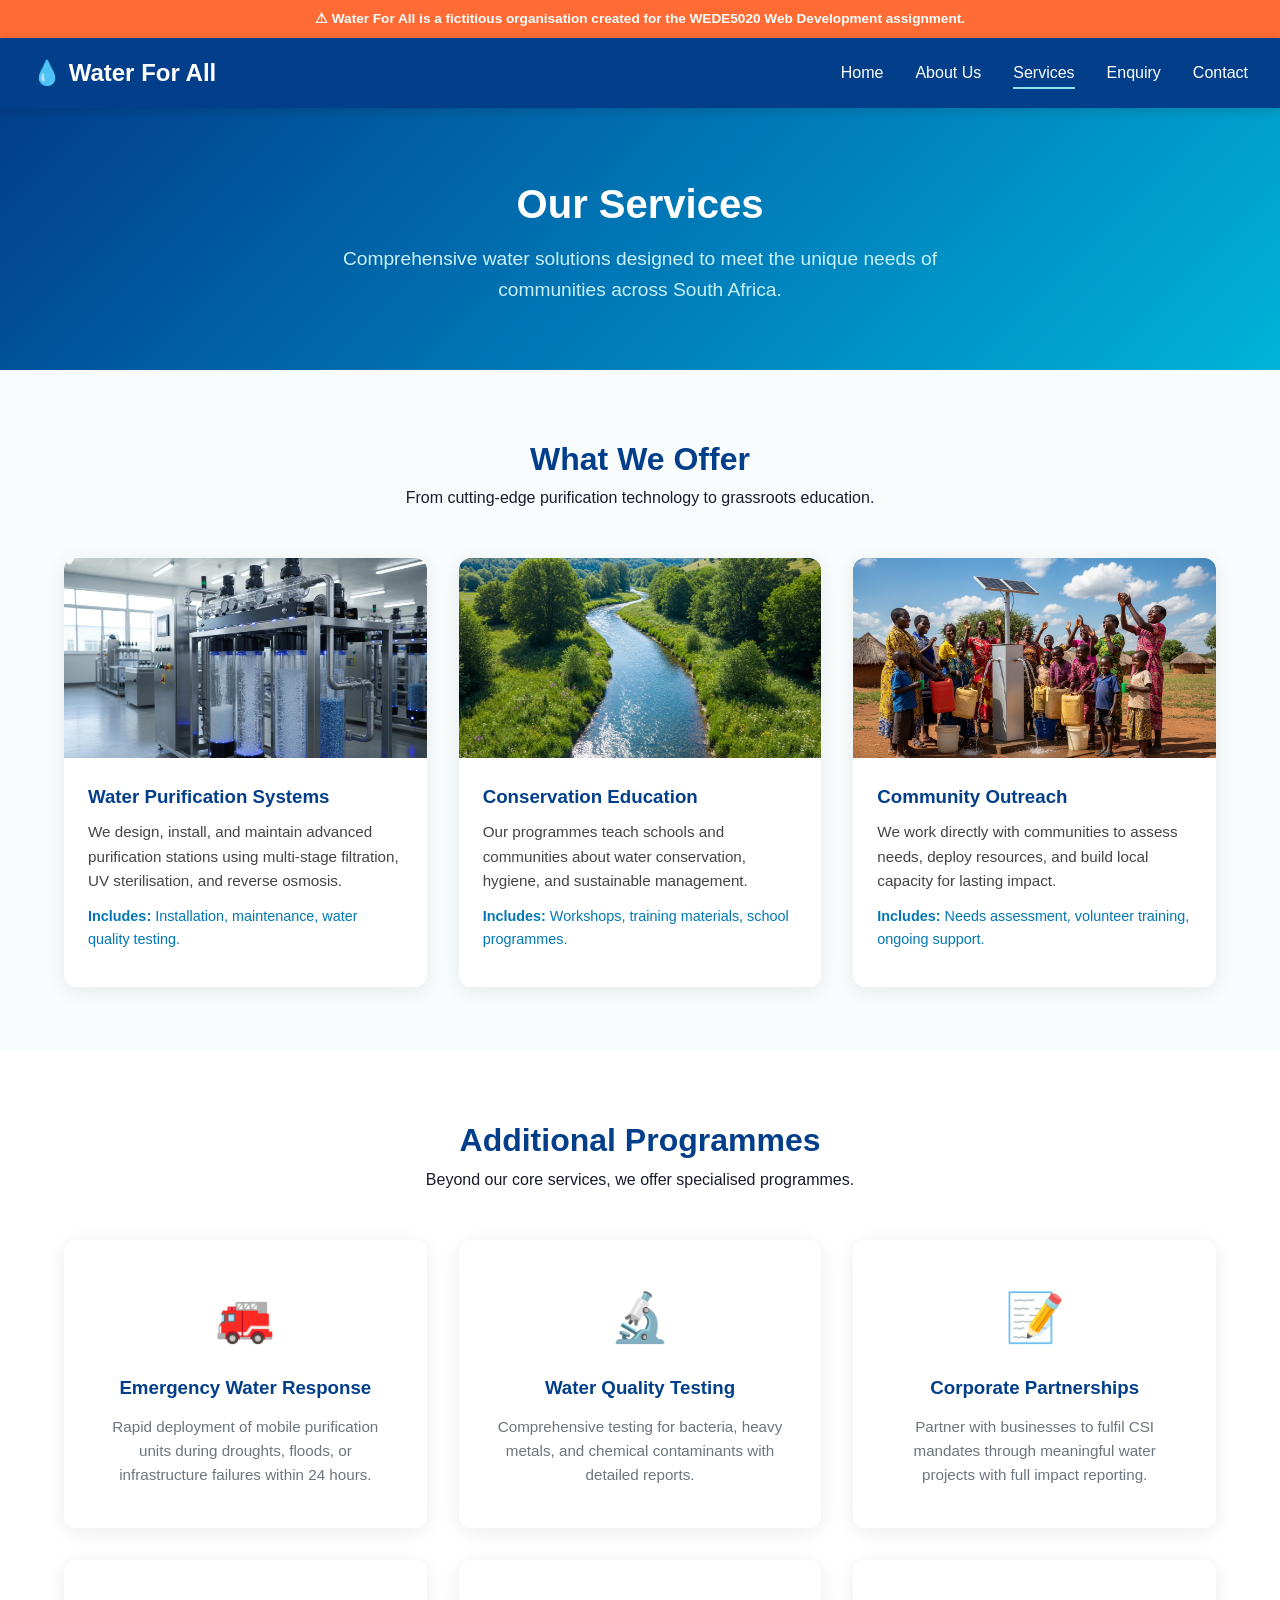
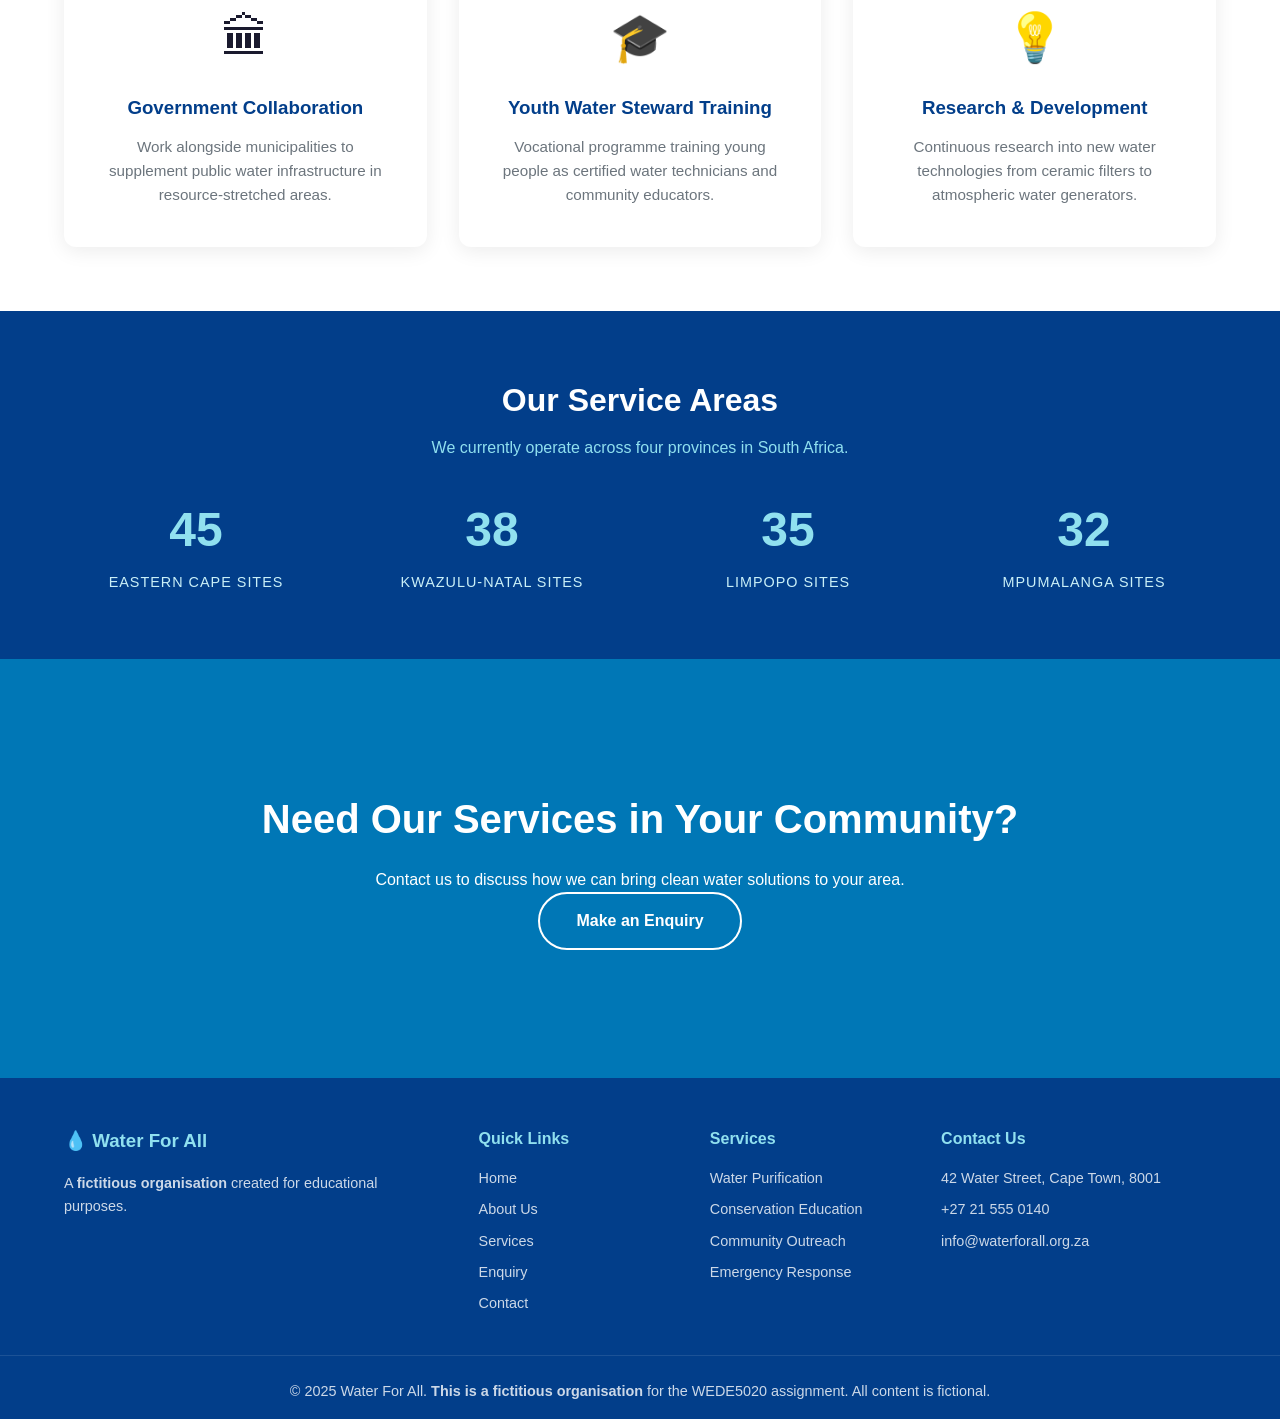
<file: services.html>
<!DOCTYPE html>
<html lang="en">
<head>
    <meta charset="UTF-8">
    <meta name="viewport" content="width=device-width, initial-scale=1.0">
    <title>Our Services | Water For All - Water Purification &amp; Education</title>
    <meta name="description" content="Discover Water For All's services: water purification systems, conservation education, community outreach, emergency response, and corporate partnerships across South Africa.">
    <meta name="keywords" content="water purification, conservation education, community outreach, emergency water response, South Africa, water quality testing">
    <link rel="canonical" href="https://waterforall.org.za/services.html">
    <style>
        *,*::before,*::after{margin:0;padding:0;box-sizing:border-box}
        body{font-family:'Segoe UI',Tahoma,Geneva,Verdana,sans-serif;font-size:16px;line-height:1.6;color:#1A1A2E}
        img{max-width:100%;height:auto;display:block;border-radius:8px 8px 0 0}
        a{color:#0077B6;text-decoration:none;transition:color .3s}a:hover{color:#00B4D8;text-decoration:underline}
        .fictitious-banner{background:#FF6B35;color:#fff;text-align:center;padding:.5rem;font-size:.85rem;font-weight:600}
        header{background:#023E8A;color:#fff;padding:1rem 2rem;display:flex;justify-content:space-between;align-items:center;position:sticky;top:0;z-index:1000;box-shadow:0 2px 10px rgba(0,0,0,.15)}
        header h1{font-size:1.5rem}header h1 a{color:#fff}header h1 a:hover{text-decoration:none}
        nav ul{display:flex;list-style:none;gap:2rem}nav a{color:#fff;font-weight:500;padding:.5rem 0;position:relative}
        nav a::after{content:'';position:absolute;bottom:0;left:0;width:0;height:2px;background:#90E0EF;transition:width .3s}nav a:hover::after{width:100%}nav a:hover{color:#90E0EF;text-decoration:none}nav a.active::after{width:100%}
        #menu-checkbox{display:none}.menu-icon{display:none;cursor:pointer;font-size:1.5rem;color:#fff}
        .page-hero{background:linear-gradient(135deg,#023E8A,#0077B6,#00B4D8);color:#fff;padding:4rem 0;text-align:center}
        .page-hero h2{font-size:2.5rem;color:#fff}.page-hero p{color:#CAF0F8;font-size:1.2rem;max-width:700px;margin:.5rem auto 0}
        .container{width:90%;max-width:1200px;margin:0 auto;padding:4rem 0}
        .section-title{text-align:center;margin-bottom:3rem}.section-title h2{font-size:2rem;color:#023E8A}
        .services-grid{display:grid;grid-template-columns:repeat(3,1fr);gap:2rem}
        .service-card{background:#fff;border-radius:12px;overflow:hidden;box-shadow:0 4px 20px rgba(0,0,0,.08);transition:transform .3s,box-shadow .3s}
        .service-card:hover{transform:translateY(-5px);box-shadow:0 12px 30px rgba(0,0,0,.12)}
        .service-card img{width:100%;height:200px;object-fit:cover}
        .service-body{padding:1.5rem}.service-body h3{color:#023E8A;margin-bottom:.5rem}.service-body p{color:#444;font-size:.95rem;margin-bottom:.75rem}.service-body .includes{color:#0077B6;font-size:.9rem}
        .features{background:#F8FCFD}.features-grid{display:grid;grid-template-columns:repeat(3,1fr);gap:2rem}
        .feature-card{background:#fff;border-radius:12px;padding:2.5rem 2rem;text-align:center;box-shadow:0 4px 20px rgba(0,0,0,.08);transition:transform .3s}
        .feature-card:hover{transform:translateY(-8px);box-shadow:0 12px 30px rgba(0,0,0,.12)}
        .feature-icon{font-size:3rem;margin-bottom:1rem;display:block}.feature-card h3{color:#023E8A;margin-bottom:.75rem}.feature-card p{color:#6C757D;font-size:.95rem}
        .stats{background:#023E8A;color:#fff;padding:4rem 0;text-align:center}.stats h2{color:#fff;font-size:2rem;margin-bottom:.5rem}.stats>p{color:#90E0EF;margin-bottom:2rem}
        .stats-grid{display:grid;grid-template-columns:repeat(4,1fr);gap:2rem;max-width:1200px;margin:0 auto;width:90%}
        .stat-number{font-size:3rem;font-weight:700;color:#90E0EF;display:block}.stat-label{font-size:.9rem;color:#CAF0F8;text-transform:uppercase;letter-spacing:1px}
        .cta{background:#0077B6;color:#fff;padding:4rem 0;text-align:center}.cta h2{color:#fff;font-size:2.5rem;margin-bottom:1rem}.cta>p{color:#CAF0F8;font-size:1.2rem;margin-bottom:2rem}
        .btn{display:inline-block;padding:14px 36px;border-radius:50px;font-weight:600;font-size:1rem;cursor:pointer;border:none;text-decoration:none;transition:all .3s}.btn:hover{text-decoration:none;transform:translateY(-2px)}
        .btn-primary{background:#00B4D8;color:#fff}.btn-primary:hover{background:#0077B6}
        .btn-secondary{background:transparent;color:#fff;border:2px solid #fff}.btn-secondary:hover{background:#fff;color:#0077B6}
        footer{background:#023E8A;color:#fff;padding:3rem 0 1rem}.footer-grid{display:grid;grid-template-columns:2fr 1fr 1fr 1.5fr;gap:3rem;max-width:1200px;margin:0 auto;width:90%}
        footer h3,footer h4{color:#90E0EF;margin-bottom:1rem}footer p,footer li{color:rgba(255,255,255,.8);font-size:.9rem}footer ul{list-style:none}footer li{margin-bottom:.5rem}footer a{color:rgba(255,255,255,.8)}footer a:hover{color:#90E0EF}
        .footer-bottom{text-align:center;border-top:1px solid rgba(255,255,255,.1);padding-top:1.5rem;margin-top:2rem;color:rgba(255,255,255,.6);font-size:.85rem}
        .scroll-top{position:fixed;bottom:30px;right:30px;width:50px;height:50px;border-radius:50%;background:#00B4D8;color:#fff;border:none;font-size:1.2rem;cursor:pointer;box-shadow:0 4px 15px rgba(0,0,0,.2);opacity:0;visibility:hidden;transition:all .3s;z-index:999}.scroll-top.visible{opacity:1;visibility:visible}.scroll-top:hover{background:#023E8A}
        @media(max-width:768px){header{flex-wrap:wrap}.menu-icon{display:block}nav{display:none;width:100%}nav ul{flex-direction:column;gap:0;padding:1rem 0}#menu-checkbox:checked~nav{display:block}.services-grid,.features-grid,.stats-grid,.footer-grid{grid-template-columns:1fr}.page-hero h2{font-size:2rem}}
    </style>
</head>
<body>
<div class="fictitious-banner">&#9888; Water For All is a <strong>fictitious organisation</strong> created for the WEDE5020 Web Development assignment.</div>
<header>
    <h1><a href="index.html">&#128167; Water For All</a></h1>
    <label for="menu-checkbox" class="menu-icon">&#9776;</label>
    <input type="checkbox" id="menu-checkbox">
    <nav><ul><li><a href="index.html">Home</a></li><li><a href="about.html">About Us</a></li><li><a href="services.html" class="active">Services</a></li><li><a href="enquiry.html">Enquiry</a></li><li><a href="contact.html">Contact</a></li></ul></nav>
</header>

<section class="page-hero">
    <h2>Our Services</h2>
    <p>Comprehensive water solutions designed to meet the unique needs of communities across South Africa.</p>
</section>

<div style="background:#F8FCFD">
    <div class="container">
        <div class="section-title"><h2>What We Offer</h2><p>From cutting-edge purification technology to grassroots education.</p></div>
        <div class="services-grid">
            <article class="service-card">
                <img src="images/service-purification.jpg" alt="Modern water purification system with transparent filtration tubes">
                <div class="service-body"><h3>Water Purification Systems</h3><p>We design, install, and maintain advanced purification stations using multi-stage filtration, UV sterilisation, and reverse osmosis.</p><p class="includes"><strong>Includes:</strong> Installation, maintenance, water quality testing.</p></div>
            </article>
            <article class="service-card">
                <img src="images/service-conservation.jpg" alt="Aerial view of a clean river flowing through green landscape">
                <div class="service-body"><h3>Conservation Education</h3><p>Our programmes teach schools and communities about water conservation, hygiene, and sustainable management.</p><p class="includes"><strong>Includes:</strong> Workshops, training materials, school programmes.</p></div>
            </article>
            <article class="service-card">
                <img src="images/service-community.jpg" alt="Community members collecting clean water from a dispensing station">
                <div class="service-body"><h3>Community Outreach</h3><p>We work directly with communities to assess needs, deploy resources, and build local capacity for lasting impact.</p><p class="includes"><strong>Includes:</strong> Needs assessment, volunteer training, ongoing support.</p></div>
            </article>
        </div>
    </div>
</div>

<div class="container">
    <div class="section-title"><h2>Additional Programmes</h2><p>Beyond our core services, we offer specialised programmes.</p></div>
    <div class="features-grid">
        <article class="feature-card"><span class="feature-icon">&#128658;</span><h3>Emergency Water Response</h3><p>Rapid deployment of mobile purification units during droughts, floods, or infrastructure failures within 24 hours.</p></article>
        <article class="feature-card"><span class="feature-icon">&#128300;</span><h3>Water Quality Testing</h3><p>Comprehensive testing for bacteria, heavy metals, and chemical contaminants with detailed reports.</p></article>
        <article class="feature-card"><span class="feature-icon">&#128221;</span><h3>Corporate Partnerships</h3><p>Partner with businesses to fulfil CSI mandates through meaningful water projects with full impact reporting.</p></article>
        <article class="feature-card"><span class="feature-icon">&#127963;</span><h3>Government Collaboration</h3><p>Work alongside municipalities to supplement public water infrastructure in resource-stretched areas.</p></article>
        <article class="feature-card"><span class="feature-icon">&#127891;</span><h3>Youth Water Steward Training</h3><p>Vocational programme training young people as certified water technicians and community educators.</p></article>
        <article class="feature-card"><span class="feature-icon">&#128161;</span><h3>Research &amp; Development</h3><p>Continuous research into new water technologies from ceramic filters to atmospheric water generators.</p></article>
    </div>
</div>

<section class="stats">
    <h2>Our Service Areas</h2>
    <p>We currently operate across four provinces in South Africa.</p>
    <div class="stats-grid">
        <div class="stat-item"><span class="stat-number">45</span><span class="stat-label">Eastern Cape Sites</span></div>
        <div class="stat-item"><span class="stat-number">38</span><span class="stat-label">KwaZulu-Natal Sites</span></div>
        <div class="stat-item"><span class="stat-number">35</span><span class="stat-label">Limpopo Sites</span></div>
        <div class="stat-item"><span class="stat-number">32</span><span class="stat-label">Mpumalanga Sites</span></div>
    </div>
</section>

<section class="cta"><div class="container"><h2>Need Our Services in Your Community?</h2><p>Contact us to discuss how we can bring clean water solutions to your area.</p><a href="enquiry.html" class="btn btn-secondary">Make an Enquiry</a></div></section>

<footer>
    <div class="footer-grid">
        <div><h3>&#128167; Water For All</h3><p>A <strong>fictitious organisation</strong> created for educational purposes.</p></div>
        <div><h4>Quick Links</h4><ul><li><a href="index.html">Home</a></li><li><a href="about.html">About Us</a></li><li><a href="services.html">Services</a></li><li><a href="enquiry.html">Enquiry</a></li><li><a href="contact.html">Contact</a></li></ul></div>
        <div><h4>Services</h4><ul><li><a href="services.html">Water Purification</a></li><li><a href="services.html">Conservation Education</a></li><li><a href="services.html">Community Outreach</a></li><li><a href="services.html">Emergency Response</a></li></ul></div>
        <div><h4>Contact Us</h4><ul><li>42 Water Street, Cape Town, 8001</li><li>+27 21 555 0140</li><li><a href="mailto:info@waterforall.org.za">info@waterforall.org.za</a></li></ul></div>
    </div>
    <div class="footer-bottom"><p>&copy; 2025 Water For All. <strong>This is a fictitious organisation</strong> for the WEDE5020 assignment. All content is fictional.</p></div>
</footer>

<button class="scroll-top" id="scrollTop" aria-label="Scroll to top">&#9650;</button>
<script>
    const scrollTopBtn=document.getElementById('scrollTop');
    window.addEventListener('scroll',function(){scrollTopBtn.classList.toggle('visible',window.pageYOffset>500)});
    scrollTopBtn.addEventListener('click',function(){window.scrollTo({top:0,behavior:'smooth'})});
</script>
</body>
</html>
</file>
